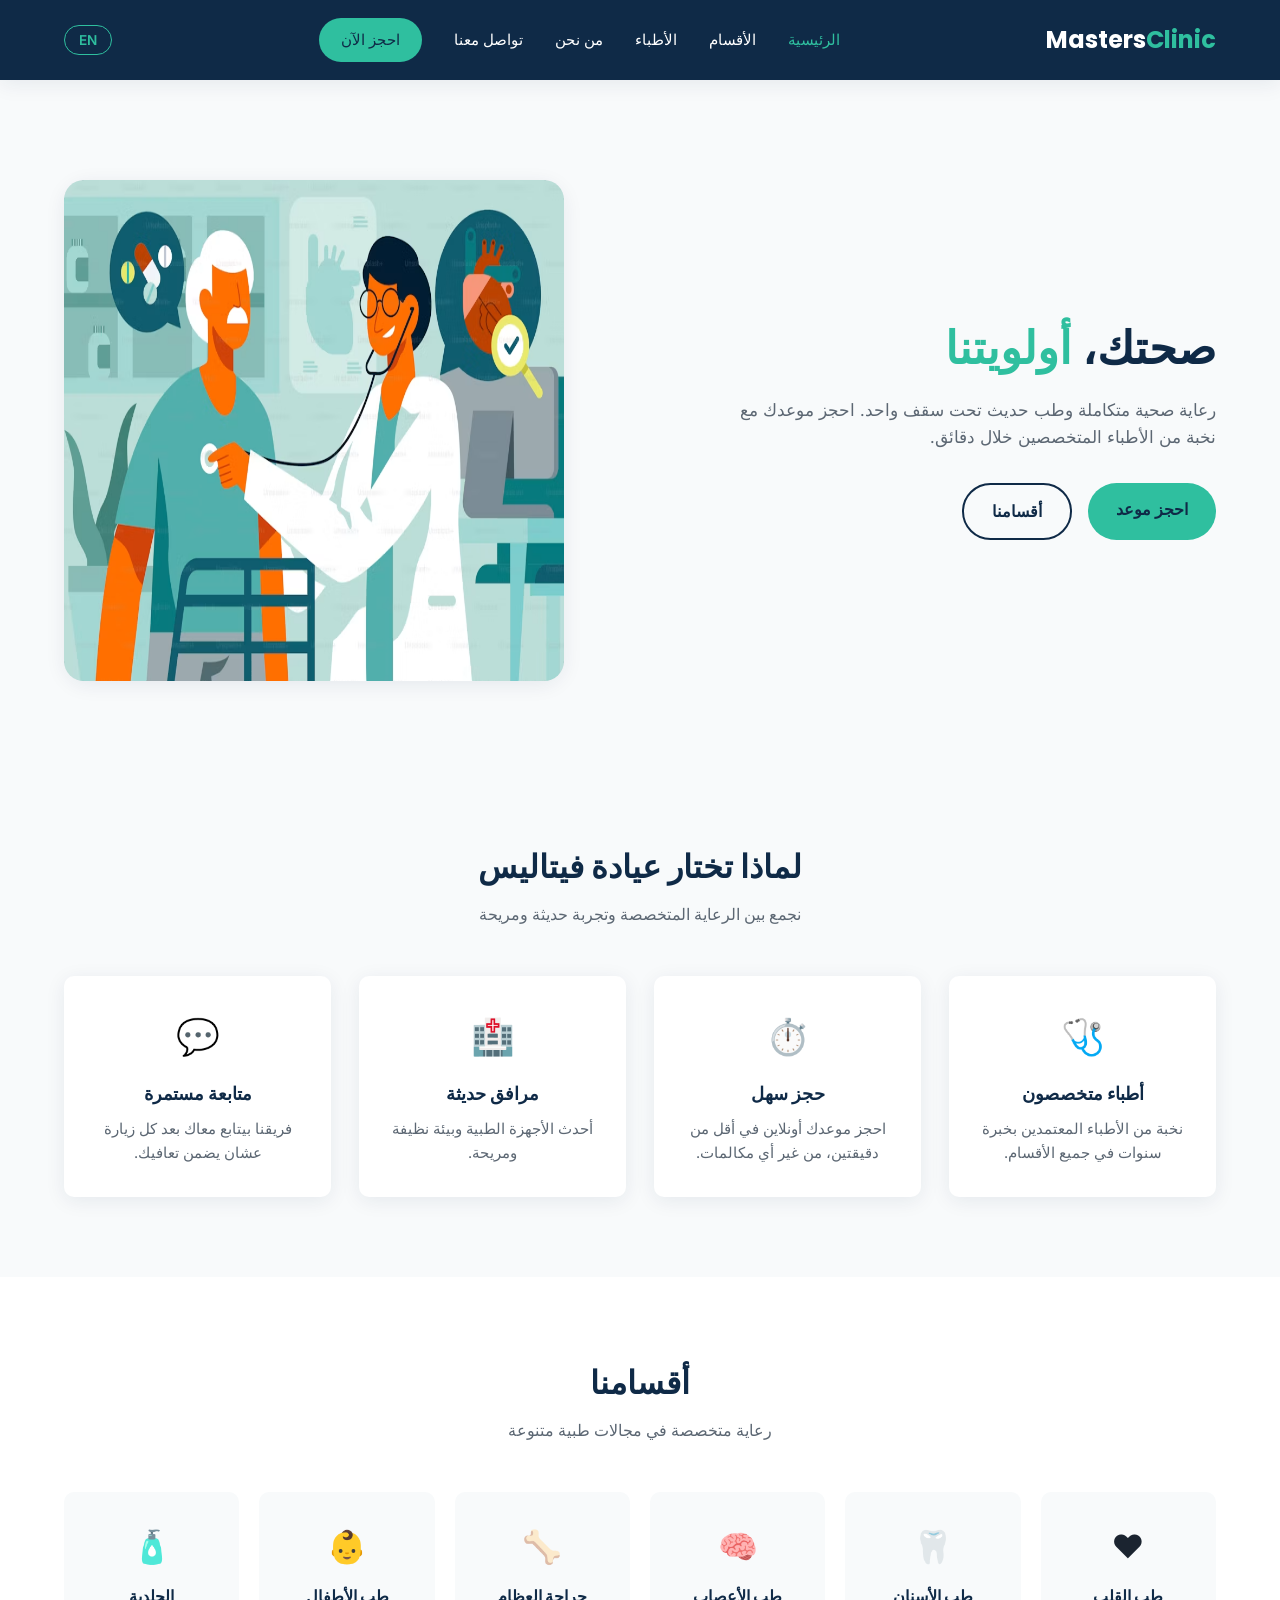
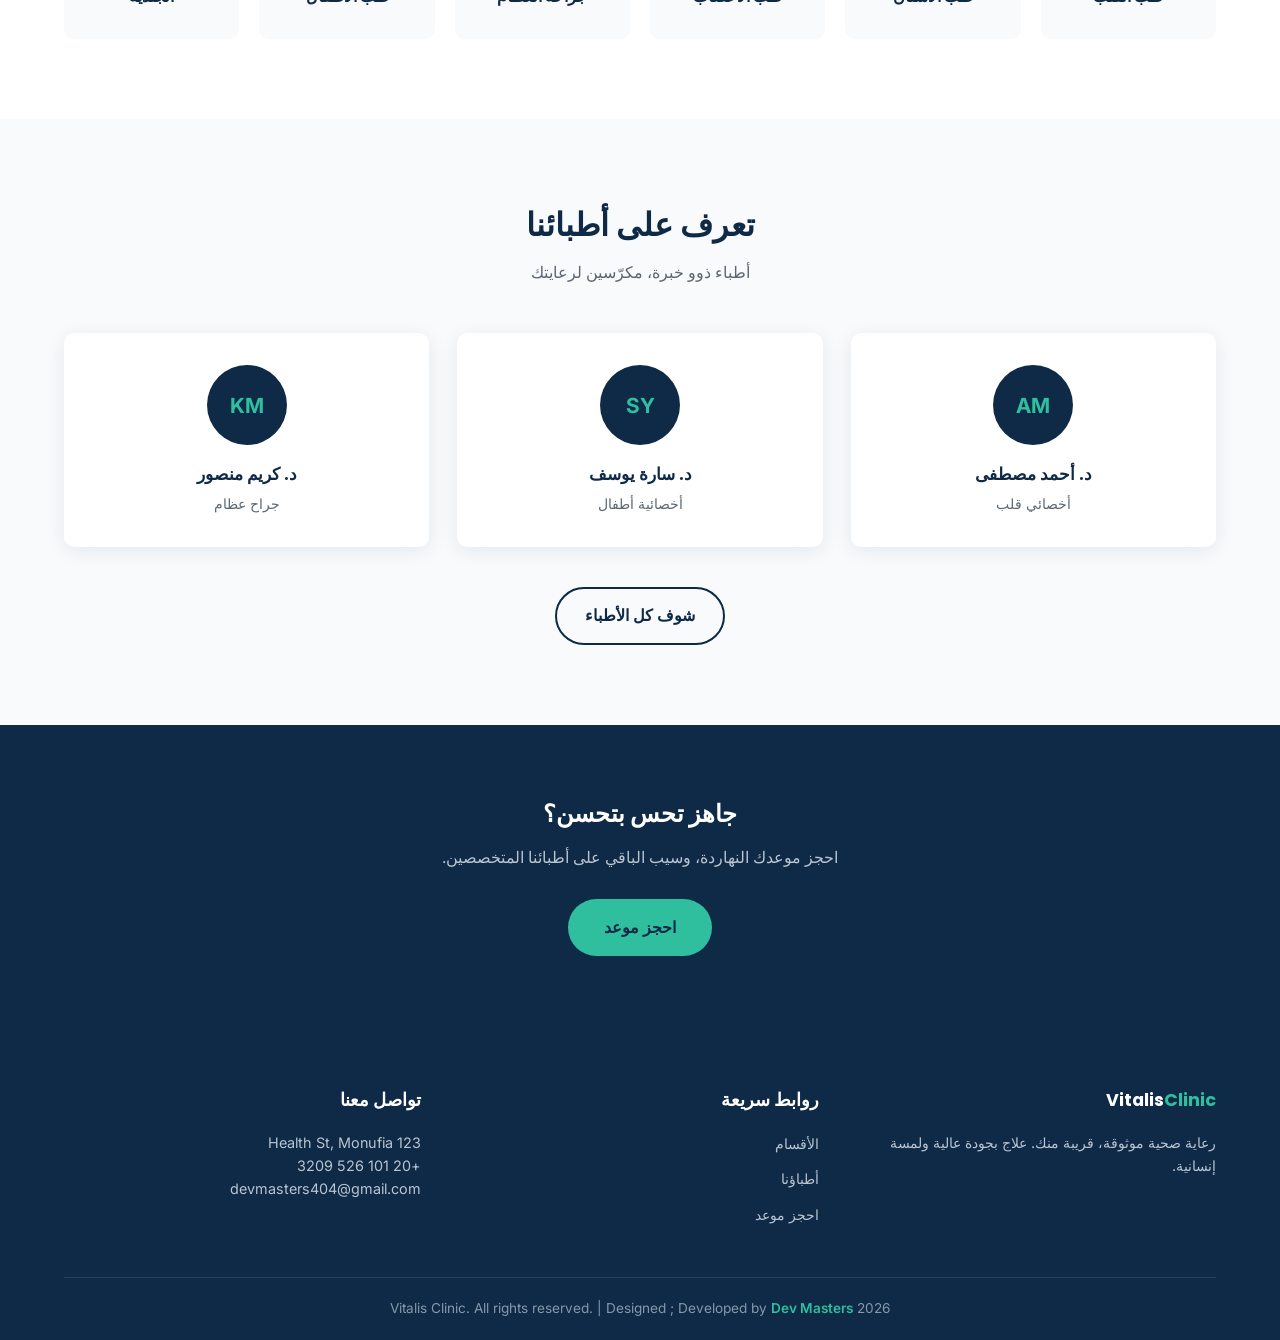
<file: index.html>
<!DOCTYPE html>
<html lang="en">
<head>
<meta charset="UTF-8">
<meta name="viewport" content="width=device-width, initial-scale=1.0">
<title>Vitalis Clinic — Home</title>
<link rel="stylesheet" href="style.css">
</head>
<body>

<header>
  <div class="container navbar">
    <a href="index.html" class="logo">Masters<span>Clinic</span></a>
    <nav class="nav-links" id="navLinks">
      <a href="index.html" class="active" data-ar="الرئيسية" data-en="Home">Home</a>
      <a href="departments.html" data-ar="الأقسام" data-en="Departments">Departments</a>
      <a href="doctors.html" data-ar="الأطباء" data-en="Doctors">Doctors</a>
      <a href="about.html" data-ar="من نحن" data-en="About">About</a>
      <a href="contact.html" data-ar="تواصل معنا" data-en="Contact">Contact</a>
      <a href="booking.html" class="btn-book" data-ar="احجز الآن" data-en="Book Now">Book Now</a>
    </nav>
    <div class="navbar-actions">
      <button class="lang-toggle" id="langToggle" type="button">AR</button>
      <div class="menu-toggle" id="menuToggle">
        <span></span><span></span><span></span>
      </div>
    </div>
  </div>
</header>

<section class="hero">
  <div class="container hero-grid">
    <div class="hero-content">
      <h1 data-en-html="Your Health, <span>Our Priority</span>" data-ar-html="صحتك، <span>أولويتنا</span>">Your Health, <span>Our Priority</span></h1>
      <p data-ar="رعاية صحية متكاملة وطب حديث تحت سقف واحد. احجز موعدك مع نخبة من الأطباء المتخصصين خلال دقائق." data-en="Compassionate care and modern medicine, all under one roof. Book an appointment with our specialists in minutes.">Compassionate care and modern medicine, all under one roof. Book an appointment with our specialists in minutes.</p>
      <div class="hero-buttons">
        <a href="booking.html" class="btn-primary" data-ar="احجز موعد" data-en="Book Appointment">Book Appointment</a>
        <a href="departments.html" class="btn-secondary" data-ar="أقسامنا" data-en="Our Departments">Our Departments</a>
      </div>
    </div>
    <div class="hero-image">
      <div class="hero-placeholder"><img src="Screenshot 2026-09-06 162259.png" alt="logo-icon" class="logo-icon"></div>
    </div>
  </div>
</section>

<section class="why-us">
  <div class="container">
    <h2 class="section-title" data-ar="لماذا تختار عيادة فيتاليس" data-en="Why Choose Vitalis Clinic">Why Choose Vitalis Clinic</h2>
    <p class="section-subtitle" data-ar="نجمع بين الرعاية المتخصصة وتجربة حديثة ومريحة" data-en="We combine expert care with a comfortable, modern experience">We combine expert care with a comfortable, modern experience</p>
    <div class="why-grid">
      <div class="why-card">
        <div class="why-icon">🩺</div>
        <h3 data-ar="أطباء متخصصون" data-en="Expert Doctors">Expert Doctors</h3>
        <p data-ar="نخبة من الأطباء المعتمدين بخبرة سنوات في جميع الأقسام." data-en="Board-certified specialists with years of experience across every department.">Board-certified specialists with years of experience across every department.</p>
      </div>
      <div class="why-card">
        <div class="why-icon">⏱️</div>
        <h3 data-ar="حجز سهل" data-en="Easy Booking">Easy Booking</h3>
        <p data-ar="احجز موعدك أونلاين في أقل من دقيقتين، من غير أي مكالمات." data-en="Book your appointment online in under two minutes, no phone calls needed.">Book your appointment online in under two minutes, no phone calls needed.</p>
      </div>
      <div class="why-card">
        <div class="why-icon">🏥</div>
        <h3 data-ar="مرافق حديثة" data-en="Modern Facilities">Modern Facilities</h3>
        <p data-ar="أحدث الأجهزة الطبية وبيئة نظيفة ومريحة." data-en="State-of-the-art equipment and a clean, comfortable environment.">State-of-the-art equipment and a clean, comfortable environment.</p>
      </div>
      <div class="why-card">
        <div class="why-icon">💬</div>
        <h3 data-ar="متابعة مستمرة" data-en="Ongoing Support">Ongoing Support</h3>
        <p data-ar="فريقنا بيتابع معاك بعد كل زيارة عشان يضمن تعافيك." data-en="Our team follows up with you after every visit to ensure your recovery.">Our team follows up with you after every visit to ensure your recovery.</p>
      </div>
    </div>
  </div>
</section>

<section class="departments-preview">
  <div class="container">
    <h2 class="section-title" data-ar="أقسامنا" data-en="Our Departments">Our Departments</h2>
    <p class="section-subtitle" data-ar="رعاية متخصصة في مجالات طبية متنوعة" data-en="Specialized care across a wide range of medical fields">Specialized care across a wide range of medical fields</p>
    <div class="dept-grid">
      <a href="departments.html" class="dept-card">
        <div class="dept-icon">❤️</div>
        <h3 data-ar="طب القلب" data-en="Cardiology">Cardiology</h3>
      </a>
      <a href="departments.html" class="dept-card">
        <div class="dept-icon">🦷</div>
        <h3 data-ar="طب الأسنان" data-en="Dental Care">Dental Care</h3>
      </a>
      <a href="departments.html" class="dept-card">
        <div class="dept-icon">🧠</div>
        <h3 data-ar="طب الأعصاب" data-en="Neurology">Neurology</h3>
      </a>
      <a href="departments.html" class="dept-card">
        <div class="dept-icon">🦴</div>
        <h3 data-ar="جراحة العظام" data-en="Orthopedics">Orthopedics</h3>
      </a>
      <a href="departments.html" class="dept-card">
        <div class="dept-icon">👶</div>
        <h3 data-ar="طب الأطفال" data-en="Pediatrics">Pediatrics</h3>
      </a>
      <a href="departments.html" class="dept-card">
        <div class="dept-icon">🧴</div>
        <h3 data-ar="الجلدية" data-en="Dermatology">Dermatology</h3>
      </a>
    </div>
  </div>
</section>

<section class="doctors-preview">
  <div class="container">
    <h2 class="section-title" data-ar="تعرف على أطبائنا" data-en="Meet Our Doctors">Meet Our Doctors</h2>
    <p class="section-subtitle" data-ar="أطباء ذوو خبرة، مكرّسين لرعايتك" data-en="Experienced specialists dedicated to your care">Experienced specialists dedicated to your care</p>
    <div class="doctor-grid">
      <div class="doctor-card">
        <div class="doctor-avatar">AM</div>
        <h3 data-ar="د. أحمد مصطفى" data-en="Dr. Ahmed Mostafa">Dr. Ahmed Mostafa</h3>
        <p class="doctor-role" data-ar="أخصائي قلب" data-en="Cardiologist">Cardiologist</p>
      </div>
      <div class="doctor-card">
        <div class="doctor-avatar">SY</div>
        <h3 data-ar="د. سارة يوسف" data-en="Dr. Sara Youssef">Dr. Sara Youssef</h3>
        <p class="doctor-role" data-ar="أخصائية أطفال" data-en="Pediatrician">Pediatrician</p>
      </div>
      <div class="doctor-card">
        <div class="doctor-avatar">KM</div>
        <h3 data-ar="د. كريم منصور" data-en="Dr. Karim Mansour">Dr. Karim Mansour</h3>
        <p class="doctor-role" data-ar="جراح عظام" data-en="Orthopedic Surgeon">Orthopedic Surgeon</p>
      </div>
    </div>
    <div class="see-all-wrap">
      <a href="doctors.html" class="btn-secondary" data-ar="شوف كل الأطباء" data-en="See All Doctors">See All Doctors</a>
    </div>
  </div>
</section>

<section class="cta-banner">
  <div class="container cta-content">
    <h2 data-ar="جاهز تحس بتحسن؟" data-en="Ready to feel better?">Ready to feel better?</h2>
    <p data-ar="احجز موعدك النهاردة، وسيب الباقي على أطبائنا المتخصصين." data-en="Schedule your appointment today and let our specialists take care of the rest.">Schedule your appointment today and let our specialists take care of the rest.</p>
    <a href="booking.html" class="btn-book-lg" data-ar="احجز موعد" data-en="Book an Appointment">Book an Appointment</a>
  </div>
</section>

<footer>
  <div class="container">
    <div class="footer-grid">
      <div class="footer-col">
        <h4>Vitalis<span style="color:var(--teal)">Clinic</span></h4>
        <p data-ar="رعاية صحية موثوقة، قريبة منك. علاج بجودة عالية ولمسة إنسانية." data-en="Trusted healthcare, close to home. Quality treatment with a personal touch.">Trusted healthcare, close to home. Quality treatment with a personal touch.</p>
      </div>
      <div class="footer-col">
        <h4 data-ar="روابط سريعة" data-en="Quick Links">Quick Links</h4>
        <ul>
          <li><a href="departments.html" data-ar="الأقسام" data-en="Departments">Departments</a></li>
          <li><a href="doctors.html" data-ar="أطباؤنا" data-en="Our Doctors">Our Doctors</a></li>
          <li><a href="booking.html" data-ar="احجز موعد" data-en="Book Appointment">Book Appointment</a></li>
        </ul>
      </div>
      <div class="footer-col">
        <h4 data-ar="تواصل معنا" data-en="Contact">Contact</h4>
        <p>123 Health St, Monufia</p>
        <p>+20 101 526 3209</p>
        <p>devmasters404@gmail.com</p>
      </div>
    </div>
    <div class="footer-bottom">
       2026 Vitalis Clinic. All rights reserved. |
      Designed ; Developed by <a href="https://dev-masters404.github.io/Dev-Masters-Protfolio/" target="_blank">Dev Masters</a>
    </div>
  </div>
</footer>

<script src="script.js"></script>
</body>
</html>
</file>
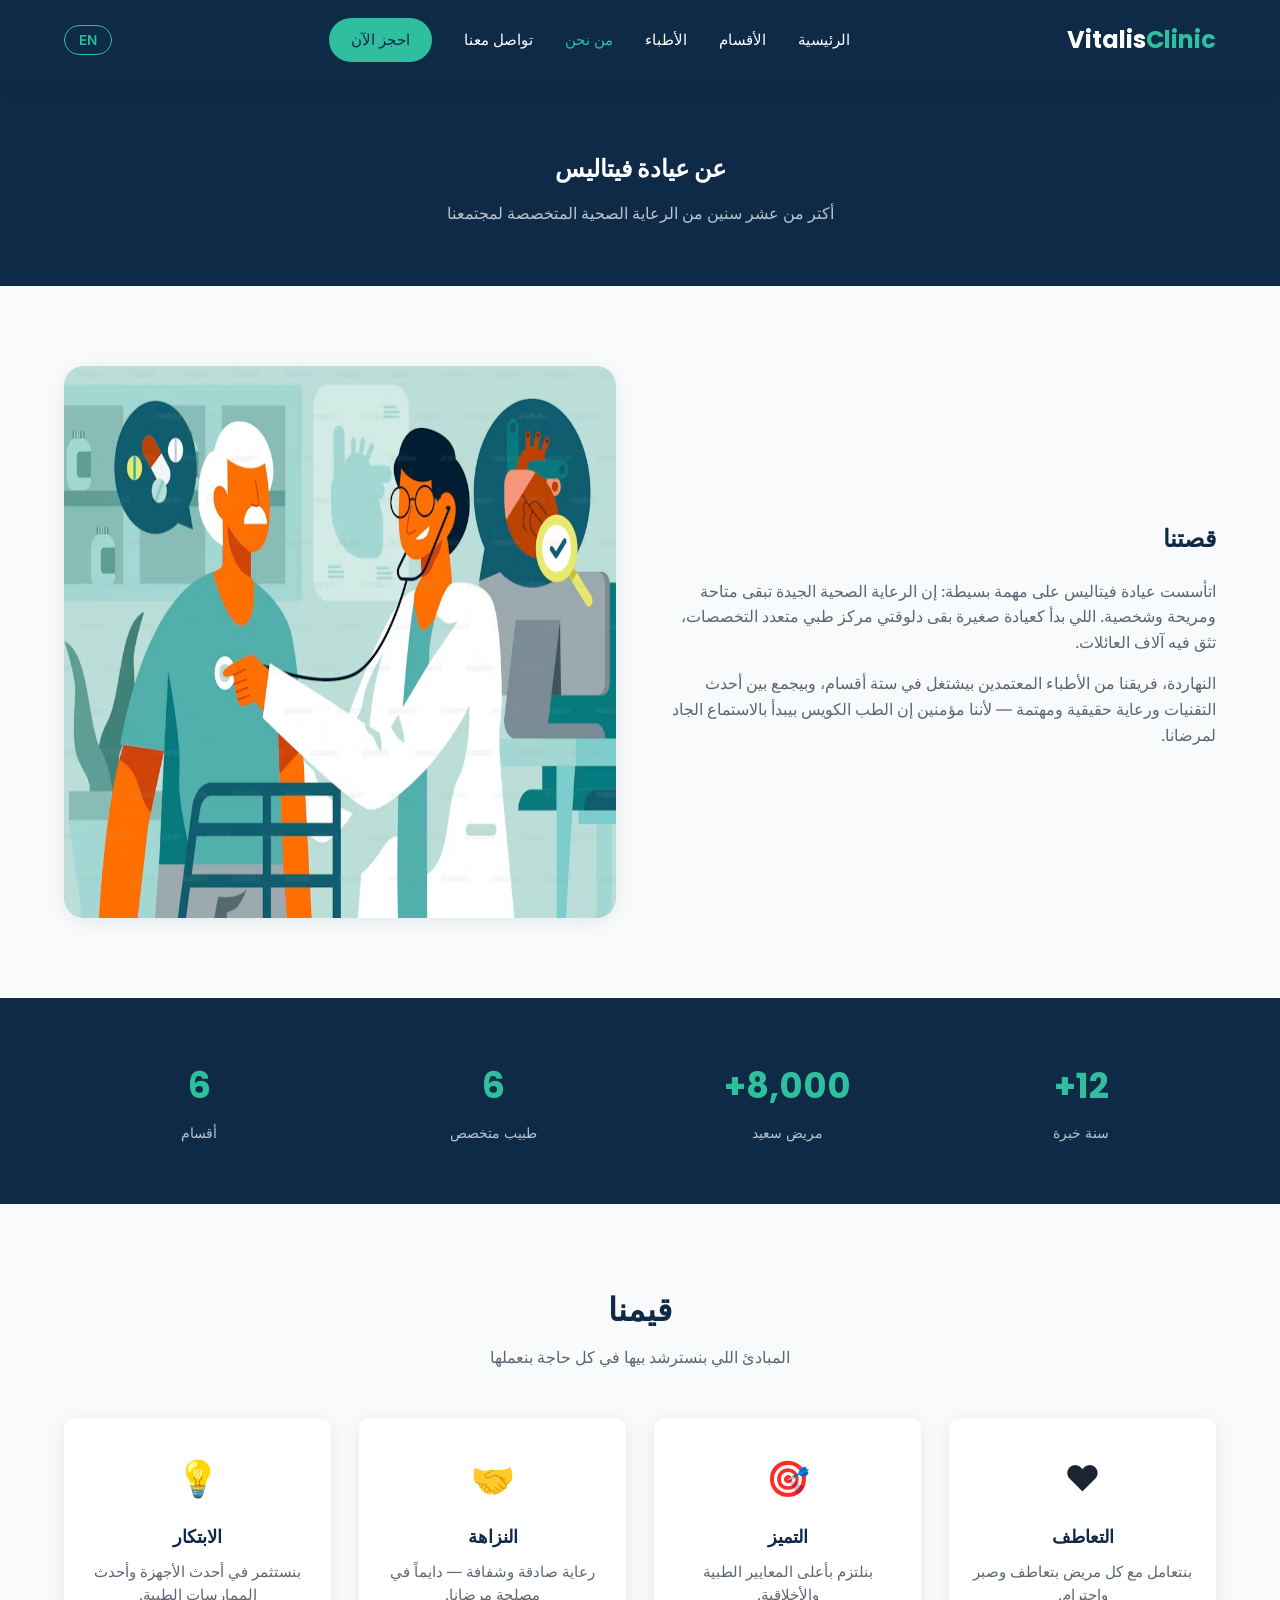
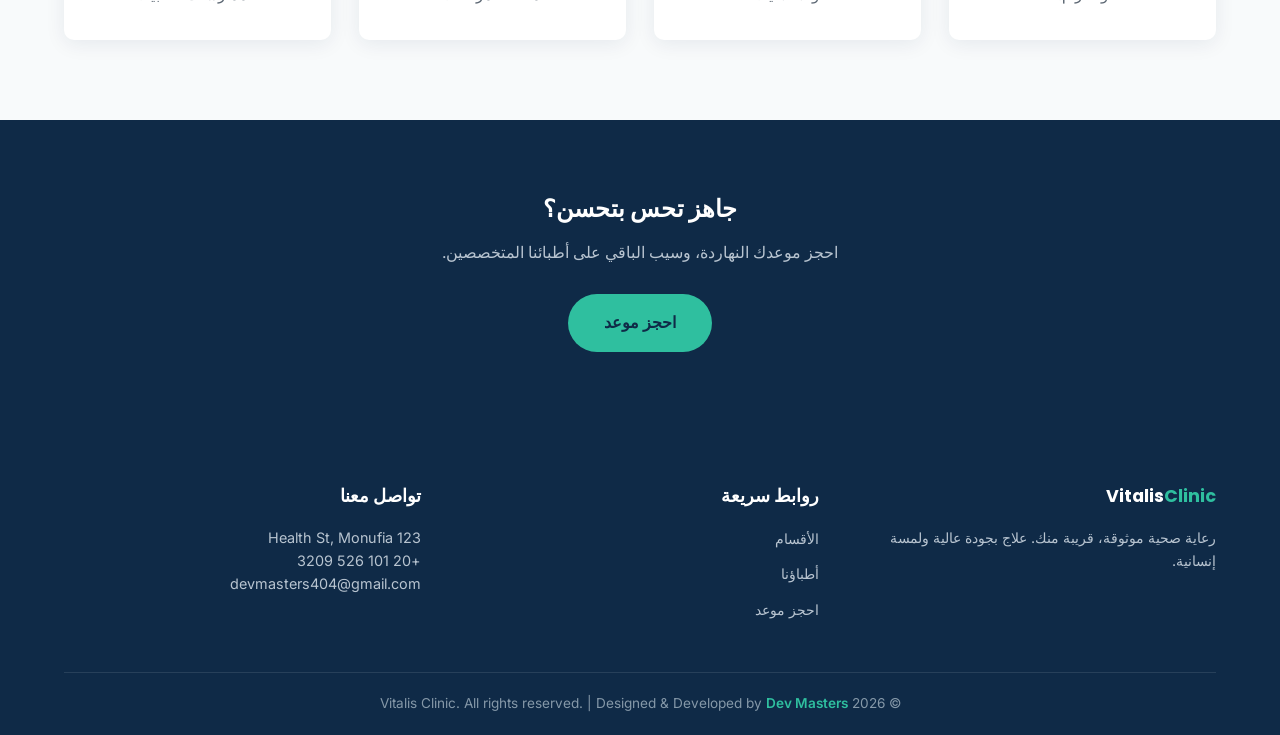
<file: about.html>
<!DOCTYPE html>
<html lang="en">
<head>
<meta charset="UTF-8">
<meta name="viewport" content="width=device-width, initial-scale=1.0">
<title>Vitalis Clinic — About Us</title>
<link rel="stylesheet" href="style.css">
</head>
<body>

<header>
  <div class="container navbar">
    <a href="index.html" class="logo">Vitalis<span>Clinic</span></a>
    <nav class="nav-links" id="navLinks">
      <a href="index.html" data-ar="الرئيسية" data-en="Home">Home</a>
      <a href="departments.html" data-ar="الأقسام" data-en="Departments">Departments</a>
      <a href="doctors.html" data-ar="الأطباء" data-en="Doctors">Doctors</a>
      <a href="about.html" class="active" data-ar="من نحن" data-en="About">About</a>
      <a href="contact.html" data-ar="تواصل معنا" data-en="Contact">Contact</a>
      <a href="booking.html" class="btn-book" data-ar="احجز الآن" data-en="Book Now">Book Now</a>
    </nav>
    <div class="navbar-actions">
      <button class="lang-toggle" id="langToggle" type="button">AR</button>
      <div class="menu-toggle" id="menuToggle">
        <span></span><span></span><span></span>
      </div>
    </div>
  </div>
</header>

<section class="page-banner">
  <div class="container">
    <h1 data-ar="عن عيادة فيتاليس" data-en="About Vitalis Clinic">About Vitalis Clinic</h1>
    <p data-ar="أكتر من عشر سنين من الرعاية الصحية المتخصصة لمجتمعنا" data-en="Over a decade of compassionate, expert healthcare for our community">Over a decade of compassionate, expert healthcare for our community</p>
  </div>
</section>

<section class="about-section">
  <div class="container about-grid">
    <div class="about-text">
      <h2 data-ar="قصتنا" data-en="Our Story">Our Story</h2>
      <p data-ar="اتأسست عيادة فيتاليس على مهمة بسيطة: إن الرعاية الصحية الجيدة تبقى متاحة ومريحة وشخصية. اللي بدأ كعيادة صغيرة بقى دلوقتي مركز طبي متعدد التخصصات، تثق فيه آلاف العائلات." data-en="Vitalis Clinic was founded with a simple mission: to make quality healthcare accessible, comfortable, and personal. What started as a small practice has grown into a multi-specialty clinic trusted by thousands of families.">Vitalis Clinic was founded with a simple mission: to make quality healthcare accessible, comfortable, and personal. What started as a small practice has grown into a multi-specialty clinic trusted by thousands of families.</p>
      <p data-ar="النهاردة، فريقنا من الأطباء المعتمدين بيشتغل في ستة أقسام، وبيجمع بين أحدث التقنيات ورعاية حقيقية ومهتمة — لأننا مؤمنين إن الطب الكويس بيبدأ بالاستماع الجاد لمرضانا." data-en="Today, our team of board-certified specialists works across six departments, combining modern technology with genuine, attentive care — because we believe good medicine starts with really listening to our patients.">Today, our team of board-certified specialists works across six departments, combining modern technology with genuine, attentive care — because we believe good medicine starts with really listening to our patients.</p>
    </div>
    <div class="about-image">
      <div class="hero-placeholder"><img src="Screenshot 2026-09-06 162259.png" alt="logo-icon" class="logo-icon"></div>
    </div>
  </div>
</section>

<section class="stats-section">
  <div class="container stats-grid">
    <div class="stat-item">
      <h3>12+</h3>
      <p data-ar="سنة خبرة" data-en="Years of Experience">Years of Experience</p>
    </div>
    <div class="stat-item">
      <h3>8,000+</h3>
      <p data-ar="مريض سعيد" data-en="Happy Patients">Happy Patients</p>
    </div>
    <div class="stat-item">
      <h3>6</h3>
      <p data-ar="طبيب متخصص" data-en="Expert Doctors">Expert Doctors</p>
    </div>
    <div class="stat-item">
      <h3>6</h3>
      <p data-ar="أقسام" data-en="Departments">Departments</p>
    </div>
  </div>
</section>

<section class="values-section">
  <div class="container">
    <h2 class="section-title" data-ar="قيمنا" data-en="Our Values">Our Values</h2>
    <p class="section-subtitle" data-ar="المبادئ اللي بنسترشد بيها في كل حاجة بنعملها" data-en="The principles that guide everything we do">The principles that guide everything we do</p>
    <div class="values-grid">
      <div class="value-card">
        <div class="why-icon">❤️</div>
        <h3 data-ar="التعاطف" data-en="Compassion">Compassion</h3>
        <p data-ar="بنتعامل مع كل مريض بتعاطف وصبر واحترام." data-en="We treat every patient with empathy, patience, and respect.">We treat every patient with empathy, patience, and respect.</p>
      </div>
      <div class="value-card">
        <div class="why-icon">🎯</div>
        <h3 data-ar="التميز" data-en="Excellence">Excellence</h3>
        <p data-ar="بنلتزم بأعلى المعايير الطبية والأخلاقية." data-en="We hold ourselves to the highest medical and ethical standards.">We hold ourselves to the highest medical and ethical standards.</p>
      </div>
      <div class="value-card">
        <div class="why-icon">🤝</div>
        <h3 data-ar="النزاهة" data-en="Integrity">Integrity</h3>
        <p data-ar="رعاية صادقة وشفافة — دايماً في مصلحة مرضانا." data-en="Honest, transparent care — always in our patients' best interest.">Honest, transparent care — always in our patients' best interest.</p>
      </div>
      <div class="value-card">
        <div class="why-icon">💡</div>
        <h3 data-ar="الابتكار" data-en="Innovation">Innovation</h3>
        <p data-ar="بنستثمر في أحدث الأجهزة وأحدث الممارسات الطبية." data-en="We invest in modern equipment and up-to-date medical practices.">We invest in modern equipment and up-to-date medical practices.</p>
      </div>
    </div>
  </div>
</section>

<section class="cta-banner">
  <div class="container cta-content">
    <h2 data-ar="جاهز تحس بتحسن؟" data-en="Ready to feel better?">Ready to feel better?</h2>
    <p data-ar="احجز موعدك النهاردة، وسيب الباقي على أطبائنا المتخصصين." data-en="Schedule your appointment today and let our specialists take care of the rest.">Schedule your appointment today and let our specialists take care of the rest.</p>
    <a href="booking.html" class="btn-book-lg" data-ar="احجز موعد" data-en="Book an Appointment">Book an Appointment</a>
  </div>
</section>

<footer>
  <div class="container">
    <div class="footer-grid">
      <div class="footer-col">
        <h4>Vitalis<span style="color:var(--teal)">Clinic</span></h4>
        <p data-ar="رعاية صحية موثوقة، قريبة منك. علاج بجودة عالية ولمسة إنسانية." data-en="Trusted healthcare, close to home. Quality treatment with a personal touch.">Trusted healthcare, close to home. Quality treatment with a personal touch.</p>
      </div>
      <div class="footer-col">
        <h4 data-ar="روابط سريعة" data-en="Quick Links">Quick Links</h4>
        <ul>
          <li><a href="departments.html" data-ar="الأقسام" data-en="Departments">Departments</a></li>
          <li><a href="doctors.html" data-ar="أطباؤنا" data-en="Our Doctors">Our Doctors</a></li>
          <li><a href="booking.html" data-ar="احجز موعد" data-en="Book Appointment">Book Appointment</a></li>
        </ul>
      </div>
      <div class="footer-col">
        <h4 data-ar="تواصل معنا" data-en="Contact">Contact</h4>
        <p>123 Health St, Monufia</p>
        <p>+20 101 526 3209</p>
        <p>devmasters404@gmail.com</p>
      </div>
    </div>
    <div class="footer-bottom">
      &copy; 2026 Vitalis Clinic. All rights reserved. |
      Designed &amp; Developed by <a href="https://dev-masters404.github.io/Dev-Masters-Protfolio/" target="_blank">Dev Masters</a>
    </div>
  </div>
</footer>

<script src="script.js"></script>
</body>
</html>
</file>
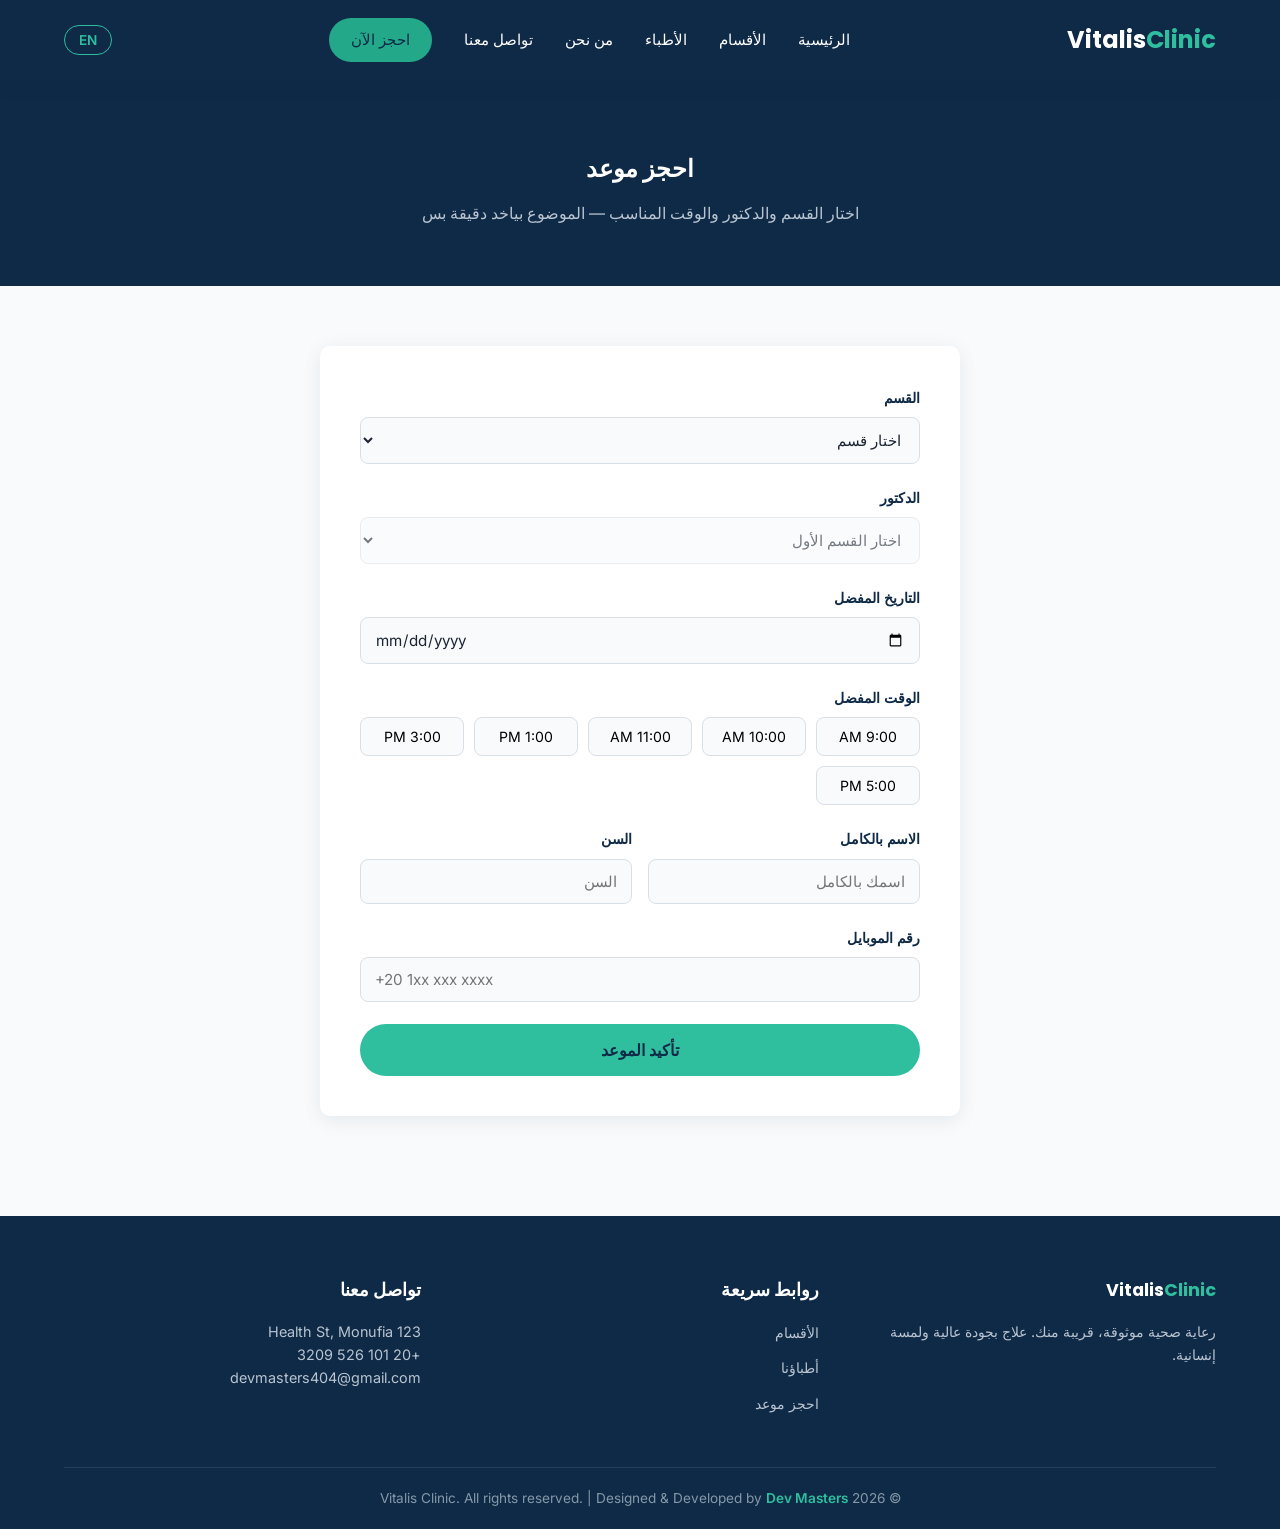
<file: booking.html>
<!DOCTYPE html>
<html lang="en">
<head>
<meta charset="UTF-8">
<meta name="viewport" content="width=device-width, initial-scale=1.0">
<title>Vitalis Clinic — Book Appointment</title>
<link rel="stylesheet" href="style.css">
</head>
<body>

<header>
  <div class="container navbar">
    <a href="index.html" class="logo">Vitalis<span>Clinic</span></a>
    <nav class="nav-links" id="navLinks">
      <a href="index.html" data-ar="الرئيسية" data-en="Home">Home</a>
      <a href="departments.html" data-ar="الأقسام" data-en="Departments">Departments</a>
      <a href="doctors.html" data-ar="الأطباء" data-en="Doctors">Doctors</a>
      <a href="about.html" data-ar="من نحن" data-en="About">About</a>
      <a href="contact.html" data-ar="تواصل معنا" data-en="Contact">Contact</a>
      <a href="booking.html" class="btn-book active" data-ar="احجز الآن" data-en="Book Now">Book Now</a>
    </nav>
    <div class="navbar-actions">
      <button class="lang-toggle" id="langToggle" type="button">AR</button>
      <div class="menu-toggle" id="menuToggle">
        <span></span><span></span><span></span>
      </div>
    </div>
  </div>
</header>

<section class="page-banner">
  <div class="container">
    <h1 data-ar="احجز موعد" data-en="Book an Appointment">Book an Appointment</h1>
    <p data-ar="اختار القسم والدكتور والوقت المناسب — الموضوع بياخد دقيقة بس" data-en="Choose your department, doctor, and preferred time — it only takes a minute">Choose your department, doctor, and preferred time — it only takes a minute</p>
  </div>
</section>

<section class="booking-section">
  <div class="container">
    <form class="booking-form" id="bookingForm">

      <div class="form-group">
        <label for="deptSelect" data-ar="القسم" data-en="Department">Department</label>
        <select id="deptSelect" required>
          <option value="" disabled selected data-ar="اختار قسم" data-en="Select a department">Select a department</option>
          <option value="cardiology" data-ar="طب القلب" data-en="Cardiology">Cardiology</option>
          <option value="dental" data-ar="طب الأسنان" data-en="Dental Care">Dental Care</option>
          <option value="neurology" data-ar="طب الأعصاب" data-en="Neurology">Neurology</option>
          <option value="orthopedics" data-ar="جراحة العظام" data-en="Orthopedics">Orthopedics</option>
          <option value="pediatrics" data-ar="طب الأطفال" data-en="Pediatrics">Pediatrics</option>
          <option value="dermatology" data-ar="الجلدية" data-en="Dermatology">Dermatology</option>
        </select>
      </div>

      <div class="form-group">
        <label for="doctorSelect" data-ar="الدكتور" data-en="Doctor">Doctor</label>
        <select id="doctorSelect" required disabled>
          <option value="" disabled selected data-ar="اختار القسم الأول" data-en="Select a department first">Select a department first</option>
        </select>
      </div>

      <div class="form-group">
        <label for="apptDate" data-ar="التاريخ المفضل" data-en="Preferred Date">Preferred Date</label>
        <input type="date" id="apptDate" required>
      </div>

      <div class="form-group">
        <label data-ar="الوقت المفضل" data-en="Preferred Time">Preferred Time</label>
        <div class="time-slots-grid" id="timeSlots">
          <button type="button" class="time-slot">9:00 AM</button>
          <button type="button" class="time-slot">10:00 AM</button>
          <button type="button" class="time-slot">11:00 AM</button>
          <button type="button" class="time-slot">1:00 PM</button>
          <button type="button" class="time-slot">3:00 PM</button>
          <button type="button" class="time-slot">5:00 PM</button>
        </div>
      </div>

      <div class="form-row">
        <div class="form-group">
          <label for="patientName" data-ar="الاسم بالكامل" data-en="Full Name">Full Name</label>
          <input type="text" id="patientName" placeholder="Your full name" data-ar-placeholder="اسمك بالكامل" data-en-placeholder="Your full name" required>
        </div>
        <div class="form-group">
          <label for="patientAge" data-ar="السن" data-en="Age">Age</label>
          <input type="number" id="patientAge" placeholder="Age" data-ar-placeholder="السن" data-en-placeholder="Age" min="0" required>
        </div>
      </div>

      <div class="form-group">
        <label for="patientPhone" data-ar="رقم الموبايل" data-en="Phone Number">Phone Number</label>
        <input type="tel" id="patientPhone" placeholder="+20 1xx xxx xxxx" required>
      </div>

      <button type="submit" class="btn-book-lg full-width" data-ar="تأكيد الموعد" data-en="Confirm Appointment">Confirm Appointment</button>
    </form>

    <div class="booking-confirmation" id="bookingConfirmation" style="display:none;">
      <h3 data-ar="✅ تم استلام طلب الموعد" data-en="✅ Appointment Request Received">✅ Appointment Request Received</h3>
      <p id="confirmationDetails"></p>
      <p class="confirmation-note" data-ar="ده عرض تجريبي — الدفع والتأكيد هيتفعّلوا قريب." data-en="This is a preview — payment and confirmation will be connected soon.">This is a preview — payment and confirmation will be connected soon.</p>
    </div>
  </div>
</section>

<footer>
  <div class="container">
    <div class="footer-grid">
      <div class="footer-col">
        <h4>Vitalis<span style="color:var(--teal)">Clinic</span></h4>
        <p data-ar="رعاية صحية موثوقة، قريبة منك. علاج بجودة عالية ولمسة إنسانية." data-en="Trusted healthcare, close to home. Quality treatment with a personal touch.">Trusted healthcare, close to home. Quality treatment with a personal touch.</p>
      </div>
      <div class="footer-col">
        <h4 data-ar="روابط سريعة" data-en="Quick Links">Quick Links</h4>
        <ul>
          <li><a href="departments.html" data-ar="الأقسام" data-en="Departments">Departments</a></li>
          <li><a href="doctors.html" data-ar="أطباؤنا" data-en="Our Doctors">Our Doctors</a></li>
          <li><a href="booking.html" data-ar="احجز موعد" data-en="Book Appointment">Book Appointment</a></li>
        </ul>
      </div>
      <div class="footer-col">
        <h4 data-ar="تواصل معنا" data-en="Contact">Contact</h4>
        <p>123 Health St, Monufia</p>
        <p>+20 101 526 3209</p>
        <p>devmasters404@gmail.com</p>
      </div>
    </div>
    <div class="footer-bottom">
      &copy; 2026 Vitalis Clinic. All rights reserved. |
      Designed &amp; Developed by <a href="https://dev-masters404.github.io/Dev-Masters-Protfolio/" target="_blank">Dev Masters</a>
    </div>
  </div>
</footer>

<script src="script.js"></script>
</body>
</html>
</file>
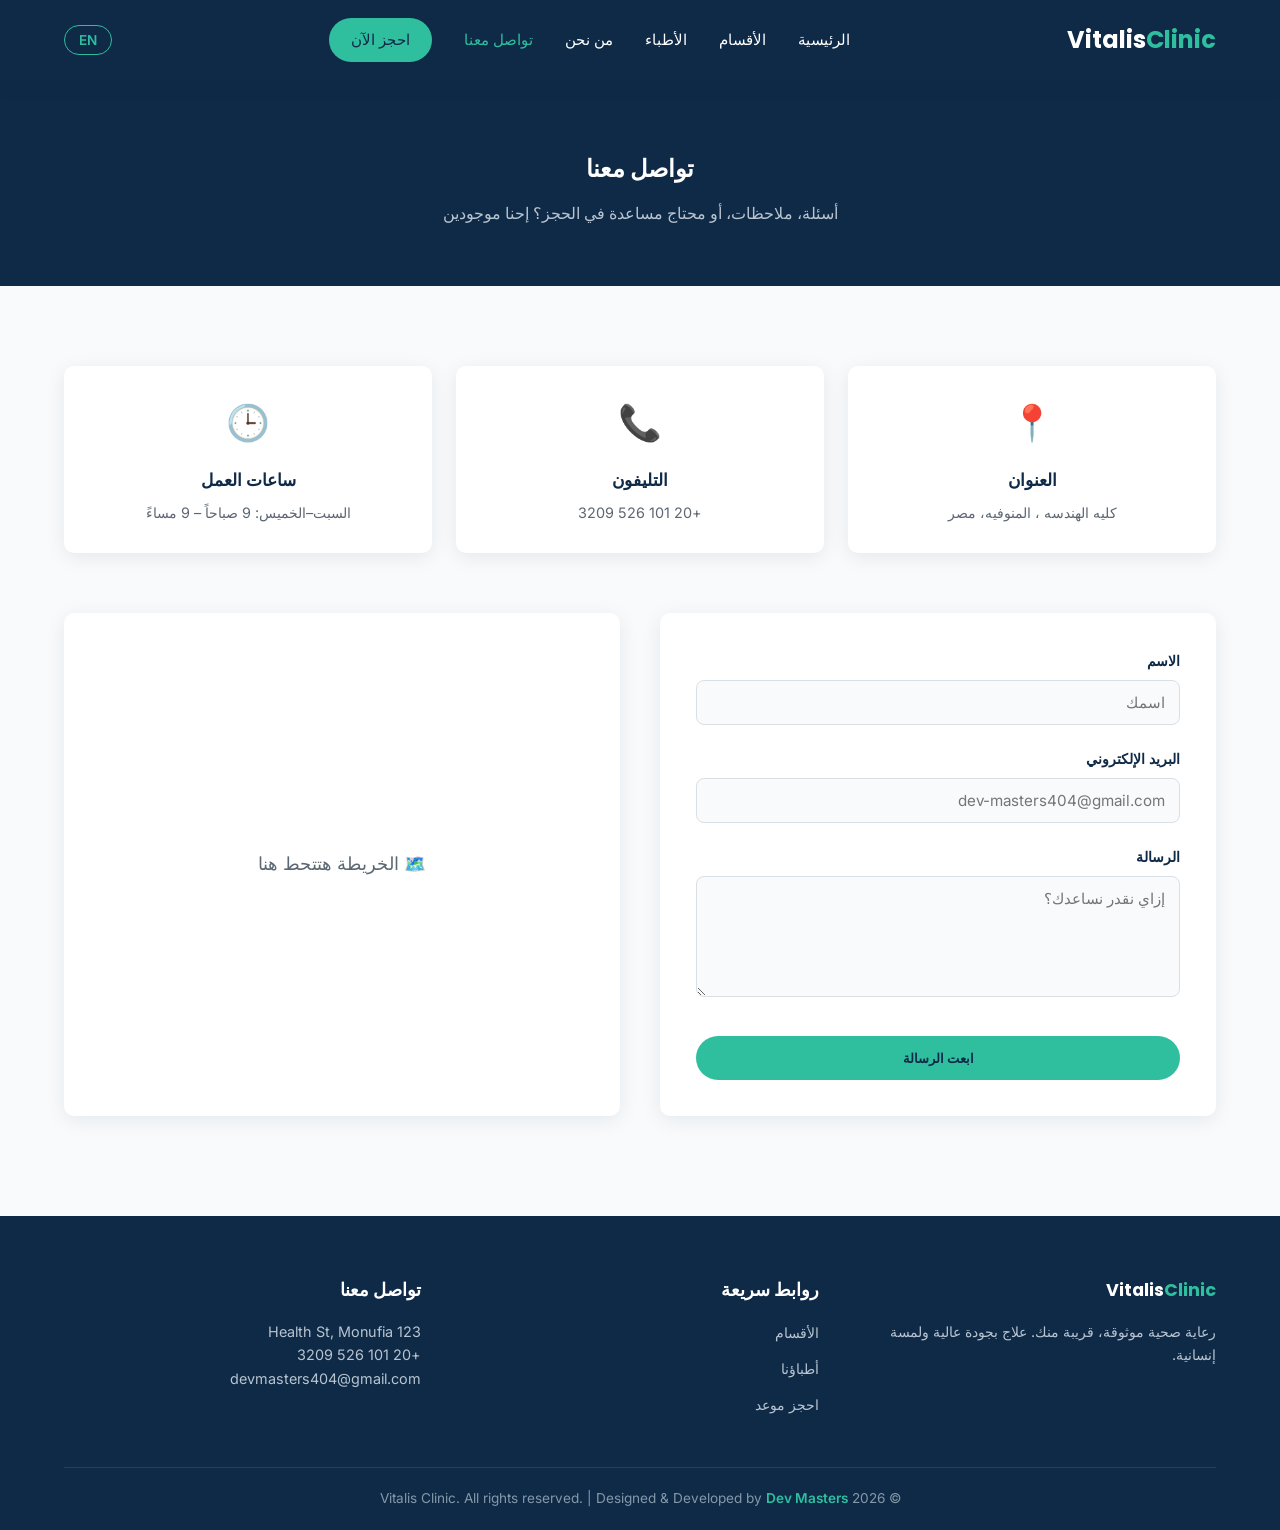
<file: contact.html>
<!DOCTYPE html>
<html lang="en">
<head>
<meta charset="UTF-8">
<meta name="viewport" content="width=device-width, initial-scale=1.0">
<title>Vitalis Clinic — Contact Us</title>
<link rel="stylesheet" href="style.css">
</head>
<body>

<header>
  <div class="container navbar">
    <a href="index.html" class="logo">Vitalis<span>Clinic</span></a>
    <nav class="nav-links" id="navLinks">
      <a href="index.html" data-ar="الرئيسية" data-en="Home">Home</a>
      <a href="departments.html" data-ar="الأقسام" data-en="Departments">Departments</a>
      <a href="doctors.html" data-ar="الأطباء" data-en="Doctors">Doctors</a>
      <a href="about.html" data-ar="من نحن" data-en="About">About</a>
      <a href="contact.html" class="active" data-ar="تواصل معنا" data-en="Contact">Contact</a>
      <a href="booking.html" class="btn-book" data-ar="احجز الآن" data-en="Book Now">Book Now</a>
    </nav>
    <div class="navbar-actions">
      <button class="lang-toggle" id="langToggle" type="button">AR</button>
      <div class="menu-toggle" id="menuToggle">
        <span></span><span></span><span></span>
      </div>
    </div>
  </div>
</header>

<section class="page-banner">
  <div class="container">
    <h1 data-ar="تواصل معنا" data-en="Get in Touch">Get in Touch</h1>
    <p data-ar="أسئلة، ملاحظات، أو محتاج مساعدة في الحجز؟ إحنا موجودين" data-en="Questions, feedback, or need help booking? We're here for you">Questions, feedback, or need help booking? We're here for you</p>
  </div>
</section>

<section class="contact-section">
  <div class="container">
    <div class="contact-info-grid">
      <div class="contact-info-card">
        <div class="why-icon">📍</div>
        <h3 data-ar="العنوان" data-en="Address">Address</h3>
        <p data-ar=" كليه الهندسه ، المنوفيه، مصر" data-en="College of Engineering, Monufia, Egypt">123 Health St, Cairo, Egypt</p>
      </div>
      <div class="contact-info-card">
        <div class="why-icon">📞</div>
        <h3 data-ar="التليفون" data-en="Phone">Phone</h3>
        <p>+20 101 526 3209</p>
      </div>
      <div class="contact-info-card">
        <div class="why-icon">🕒</div>
        <h3 data-ar="ساعات العمل" data-en="Working Hours">Working Hours</h3>
        <p data-ar="السبت–الخميس: 9 صباحاً – 9 مساءً" data-en="Sat–Thu: 9:00 AM – 9:00 PM">Sat–Thu: 9:00 AM – 9:00 PM</p>
      </div>
    </div>

    <div class="contact-grid">
      <form class="contact-form" id="contactForm">
        <div class="form-group">
          <label for="contactName" data-ar="الاسم" data-en="Name">Name</label>
          <input type="text" id="contactName" placeholder="Your name" data-ar-placeholder="اسمك" data-en-placeholder="Your name" required>
        </div>
        <div class="form-group">
          <label for="contactEmail" data-ar="البريد الإلكتروني" data-en="Email">Email</label>
          <input type="email" id="contactEmail" placeholder="dev-masters404@gmail.com" required>
        </div>
        <div class="form-group">
          <label for="contactMessage" data-ar="الرسالة" data-en="Message">Message</label>
          <textarea id="contactMessage" rows="5" placeholder="How can we help?" data-ar-placeholder="إزاي نقدر نساعدك؟" data-en-placeholder="How can we help?" required></textarea>
        </div>
        <button type="submit" class="btn-primary full-width" data-ar="ابعت الرسالة" data-en="Send Message">Send Message</button>
        <p class="form-success" id="contactSuccess" style="display:none;" data-ar="✅ شكراً! هنرد عليك قريب." data-en="✅ Thanks! We'll get back to you soon.">✅ Thanks! We'll get back to you soon.</p>
      </form>

      <div class="map-placeholder" data-ar="🗺️ الخريطة هتتحط هنا" data-en="🗺️ Map will be embedded here">🗺️ Map will be embedded here</div>
    </div>
  </div>
</section>

<footer>
  <div class="container">
    <div class="footer-grid">
      <div class="footer-col">
        <h4>Vitalis<span style="color:var(--teal)">Clinic</span></h4>
        <p data-ar="رعاية صحية موثوقة، قريبة منك. علاج بجودة عالية ولمسة إنسانية." data-en="Trusted healthcare, close to home. Quality treatment with a personal touch.">Trusted healthcare, close to home. Quality treatment with a personal touch.</p>
      </div>
      <div class="footer-col">
        <h4 data-ar="روابط سريعة" data-en="Quick Links">Quick Links</h4>
        <ul>
          <li><a href="departments.html" data-ar="الأقسام" data-en="Departments">Departments</a></li>
          <li><a href="doctors.html" data-ar="أطباؤنا" data-en="Our Doctors">Our Doctors</a></li>
          <li><a href="booking.html" data-ar="احجز موعد" data-en="Book Appointment">Book Appointment</a></li>
        </ul>
      </div>
      <div class="footer-col">
        <h4 data-ar="تواصل معنا" data-en="Contact">Contact</h4>
        <p>123 Health St, Monufia</p>
        <p>+20 101 526 3209</p>
        <p>devmasters404@gmail.com</p>
      </div>
    </div>
    <div class="footer-bottom">
      &copy; 2026 Vitalis Clinic. All rights reserved. |
      Designed &amp; Developed by <a href="https://dev-masters404.github.io/Dev-Masters-Protfolio/" target="_blank">Dev Masters</a>
    </div>
  </div>
</footer>

<script src="script.js"></script>
</body>
</html>
</file>
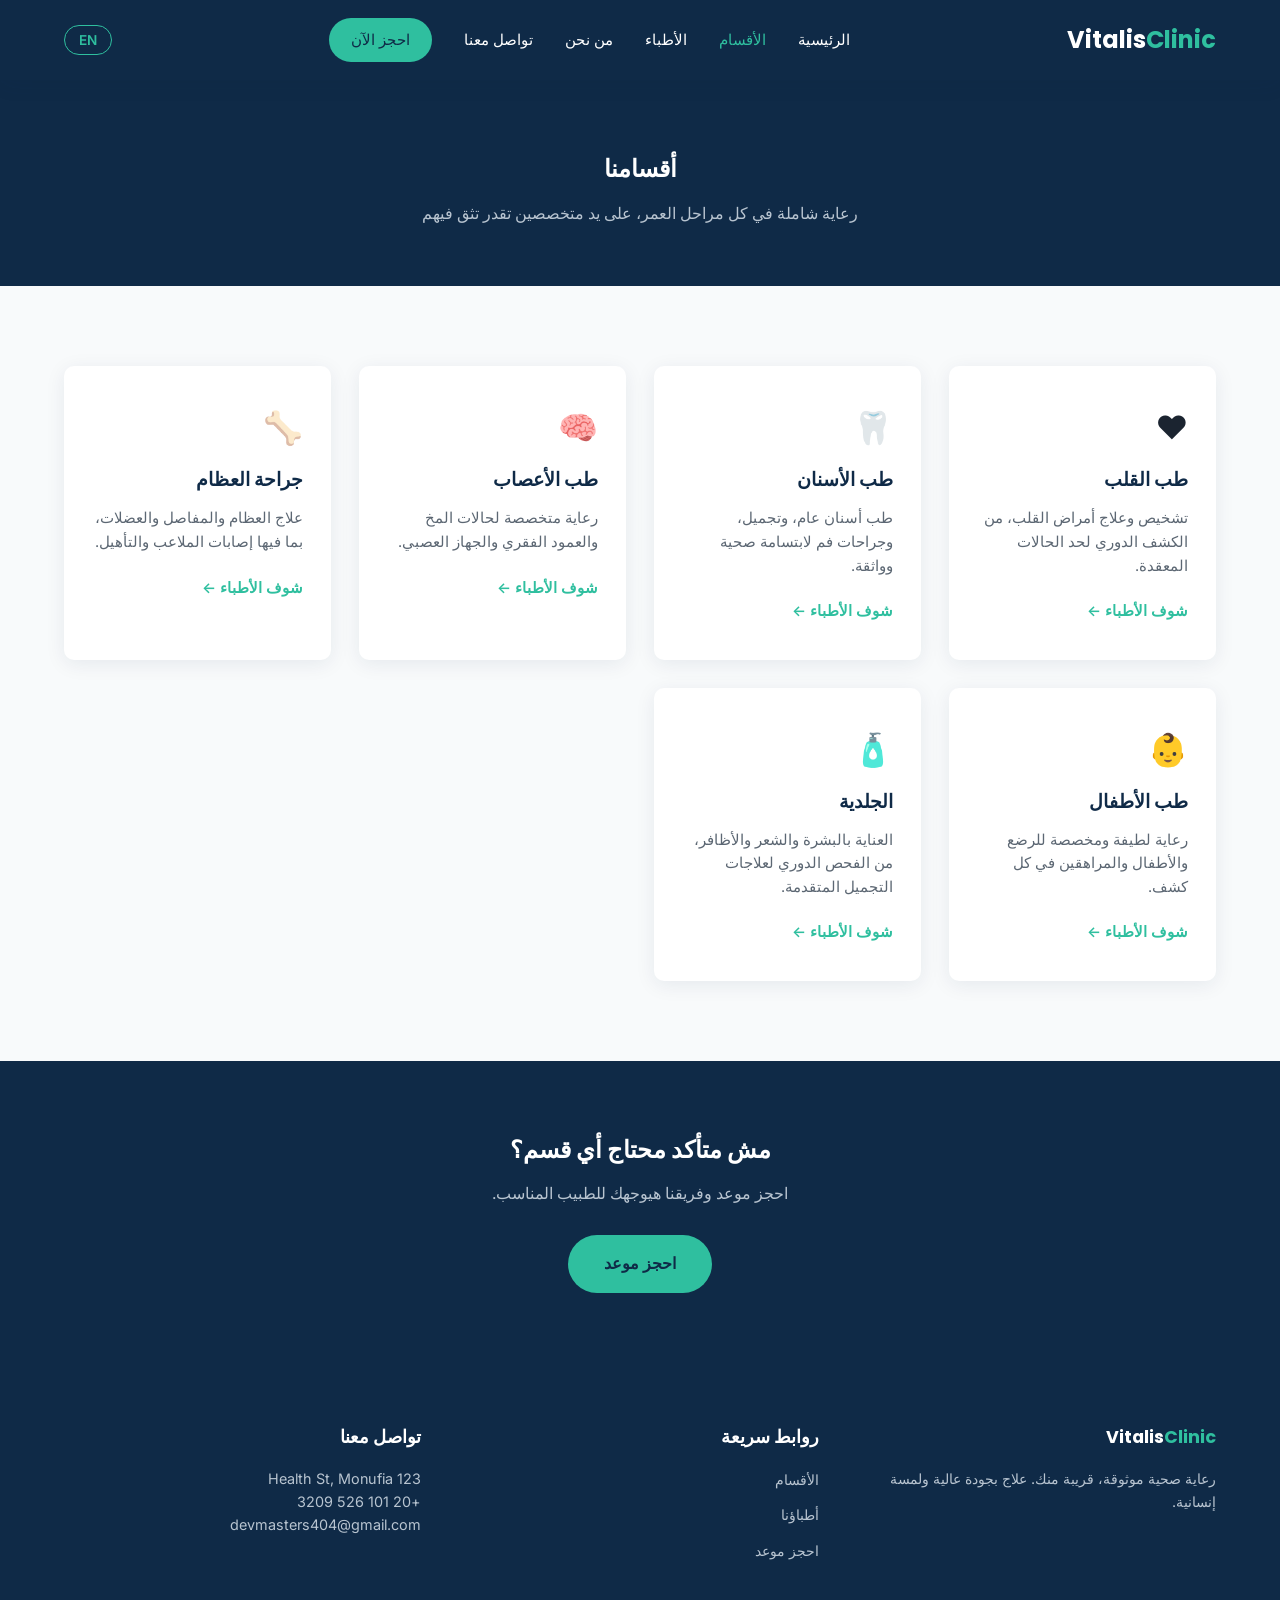
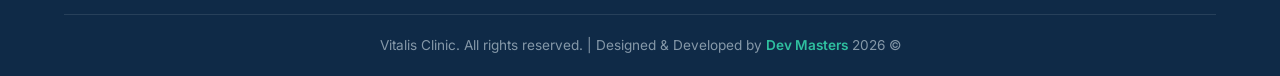
<file: departments.html>
<!DOCTYPE html>
<html lang="en">
<head>
<meta charset="UTF-8">
<meta name="viewport" content="width=device-width, initial-scale=1.0">
<title>Vitalis Clinic — Departments</title>
<link rel="stylesheet" href="style.css">
</head>
<body>

<header>
  <div class="container navbar">
    <a href="index.html" class="logo">Vitalis<span>Clinic</span></a>
    <nav class="nav-links" id="navLinks">
      <a href="index.html" data-ar="الرئيسية" data-en="Home">Home</a>
      <a href="departments.html" class="active" data-ar="الأقسام" data-en="Departments">Departments</a>
      <a href="doctors.html" data-ar="الأطباء" data-en="Doctors">Doctors</a>
      <a href="about.html" data-ar="من نحن" data-en="About">About</a>
      <a href="contact.html" data-ar="تواصل معنا" data-en="Contact">Contact</a>
      <a href="booking.html" class="btn-book" data-ar="احجز الآن" data-en="Book Now">Book Now</a>
    </nav>
    <div class="navbar-actions">
      <button class="lang-toggle" id="langToggle" type="button">AR</button>
      <div class="menu-toggle" id="menuToggle">
        <span></span><span></span><span></span>
      </div>
    </div>
  </div>
</header>

<section class="page-banner">
  <div class="container">
    <h1 data-ar="أقسامنا" data-en="Our Departments">Our Departments</h1>
    <p data-ar="رعاية شاملة في كل مراحل العمر، على يد متخصصين تقدر تثق فيهم" data-en="Comprehensive care across every stage of life, delivered by specialists you can trust">Comprehensive care across every stage of life, delivered by specialists you can trust</p>
  </div>
</section>

<section class="departments-full">
  <div class="container">
    <div class="dept-full-grid">

      <div class="dept-full-card">
        <div class="dept-icon">❤️</div>
        <h3 data-ar="طب القلب" data-en="Cardiology">Cardiology</h3>
        <p data-ar="تشخيص وعلاج أمراض القلب، من الكشف الدوري لحد الحالات المعقدة." data-en="Diagnosis and treatment of heart conditions, from routine checkups to complex cardiac care.">Diagnosis and treatment of heart conditions, from routine checkups to complex cardiac care.</p>
        <a href="doctors.html?dept=cardiology" class="dept-link" data-ar="شوف الأطباء ←" data-en="View Doctors →">View Doctors →</a>
      </div>

      <div class="dept-full-card">
        <div class="dept-icon">🦷</div>
        <h3 data-ar="طب الأسنان" data-en="Dental Care">Dental Care</h3>
        <p data-ar="طب أسنان عام، وتجميل، وجراحات فم لابتسامة صحية وواثقة." data-en="General dentistry, cosmetic treatments, and oral surgery for a healthy, confident smile.">General dentistry, cosmetic treatments, and oral surgery for a healthy, confident smile.</p>
        <a href="doctors.html?dept=dental" class="dept-link" data-ar="شوف الأطباء ←" data-en="View Doctors →">View Doctors →</a>
      </div>

      <div class="dept-full-card">
        <div class="dept-icon">🧠</div>
        <h3 data-ar="طب الأعصاب" data-en="Neurology">Neurology</h3>
        <p data-ar="رعاية متخصصة لحالات المخ والعمود الفقري والجهاز العصبي." data-en="Expert care for conditions affecting the brain, spine, and nervous system.">Expert care for conditions affecting the brain, spine, and nervous system.</p>
        <a href="doctors.html?dept=neurology" class="dept-link" data-ar="شوف الأطباء ←" data-en="View Doctors →">View Doctors →</a>
      </div>

      <div class="dept-full-card">
        <div class="dept-icon">🦴</div>
        <h3 data-ar="جراحة العظام" data-en="Orthopedics">Orthopedics</h3>
        <p data-ar="علاج العظام والمفاصل والعضلات، بما فيها إصابات الملاعب والتأهيل." data-en="Treatment for bones, joints, and muscles, including sports injuries and rehabilitation.">Treatment for bones, joints, and muscles, including sports injuries and rehabilitation.</p>
        <a href="doctors.html?dept=orthopedics" class="dept-link" data-ar="شوف الأطباء ←" data-en="View Doctors →">View Doctors →</a>
      </div>

      <div class="dept-full-card">
        <div class="dept-icon">👶</div>
        <h3 data-ar="طب الأطفال" data-en="Pediatrics">Pediatrics</h3>
        <p data-ar="رعاية لطيفة ومخصصة للرضع والأطفال والمراهقين في كل كشف." data-en="Gentle, dedicated care for infants, children, and teenagers at every checkup.">Gentle, dedicated care for infants, children, and teenagers at every checkup.</p>
        <a href="doctors.html?dept=pediatrics" class="dept-link" data-ar="شوف الأطباء ←" data-en="View Doctors →">View Doctors →</a>
      </div>

      <div class="dept-full-card">
        <div class="dept-icon">🧴</div>
        <h3 data-ar="الجلدية" data-en="Dermatology">Dermatology</h3>
        <p data-ar="العناية بالبشرة والشعر والأظافر، من الفحص الدوري لعلاجات التجميل المتقدمة." data-en="Skin, hair, and nail care, from routine screenings to advanced cosmetic treatments.">Skin, hair, and nail care, from routine screenings to advanced cosmetic treatments.</p>
        <a href="doctors.html?dept=dermatology" class="dept-link" data-ar="شوف الأطباء ←" data-en="View Doctors →">View Doctors →</a>
      </div>

    </div>
  </div>
</section>

<section class="cta-banner">
  <div class="container cta-content">
    <h2 data-ar="مش متأكد محتاج أي قسم؟" data-en="Not sure which department you need?">Not sure which department you need?</h2>
    <p data-ar="احجز موعد وفريقنا هيوجهك للطبيب المناسب." data-en="Book an appointment and our team will guide you to the right specialist.">Book an appointment and our team will guide you to the right specialist.</p>
    <a href="booking.html" class="btn-book-lg" data-ar="احجز موعد" data-en="Book an Appointment">Book an Appointment</a>
  </div>
</section>

<footer>
  <div class="container">
    <div class="footer-grid">
      <div class="footer-col">
        <h4>Vitalis<span style="color:var(--teal)">Clinic</span></h4>
        <p data-ar="رعاية صحية موثوقة، قريبة منك. علاج بجودة عالية ولمسة إنسانية." data-en="Trusted healthcare, close to home. Quality treatment with a personal touch.">Trusted healthcare, close to home. Quality treatment with a personal touch.</p>
      </div>
      <div class="footer-col">
        <h4 data-ar="روابط سريعة" data-en="Quick Links">Quick Links</h4>
        <ul>
          <li><a href="departments.html" data-ar="الأقسام" data-en="Departments">Departments</a></li>
          <li><a href="doctors.html" data-ar="أطباؤنا" data-en="Our Doctors">Our Doctors</a></li>
          <li><a href="booking.html" data-ar="احجز موعد" data-en="Book Appointment">Book Appointment</a></li>
        </ul>
      </div>
      <div class="footer-col">
        <h4 data-ar="تواصل معنا" data-en="Contact">Contact</h4>
        <p>123 Health St, Monufia</p>
        <p>+20 101 526 3209</p>
        <p>devmasters404@gmail.com</p>
      </div>
    </div>
    <div class="footer-bottom">
      &copy; 2026 Vitalis Clinic. All rights reserved. |
      Designed &amp; Developed by <a href="https://dev-masters404.github.io/Dev-Masters-Protfolio/" target="_blank">Dev Masters</a>
    </div>
  </div>
</footer>

<script src="script.js"></script>
</body>
</html>
</file>
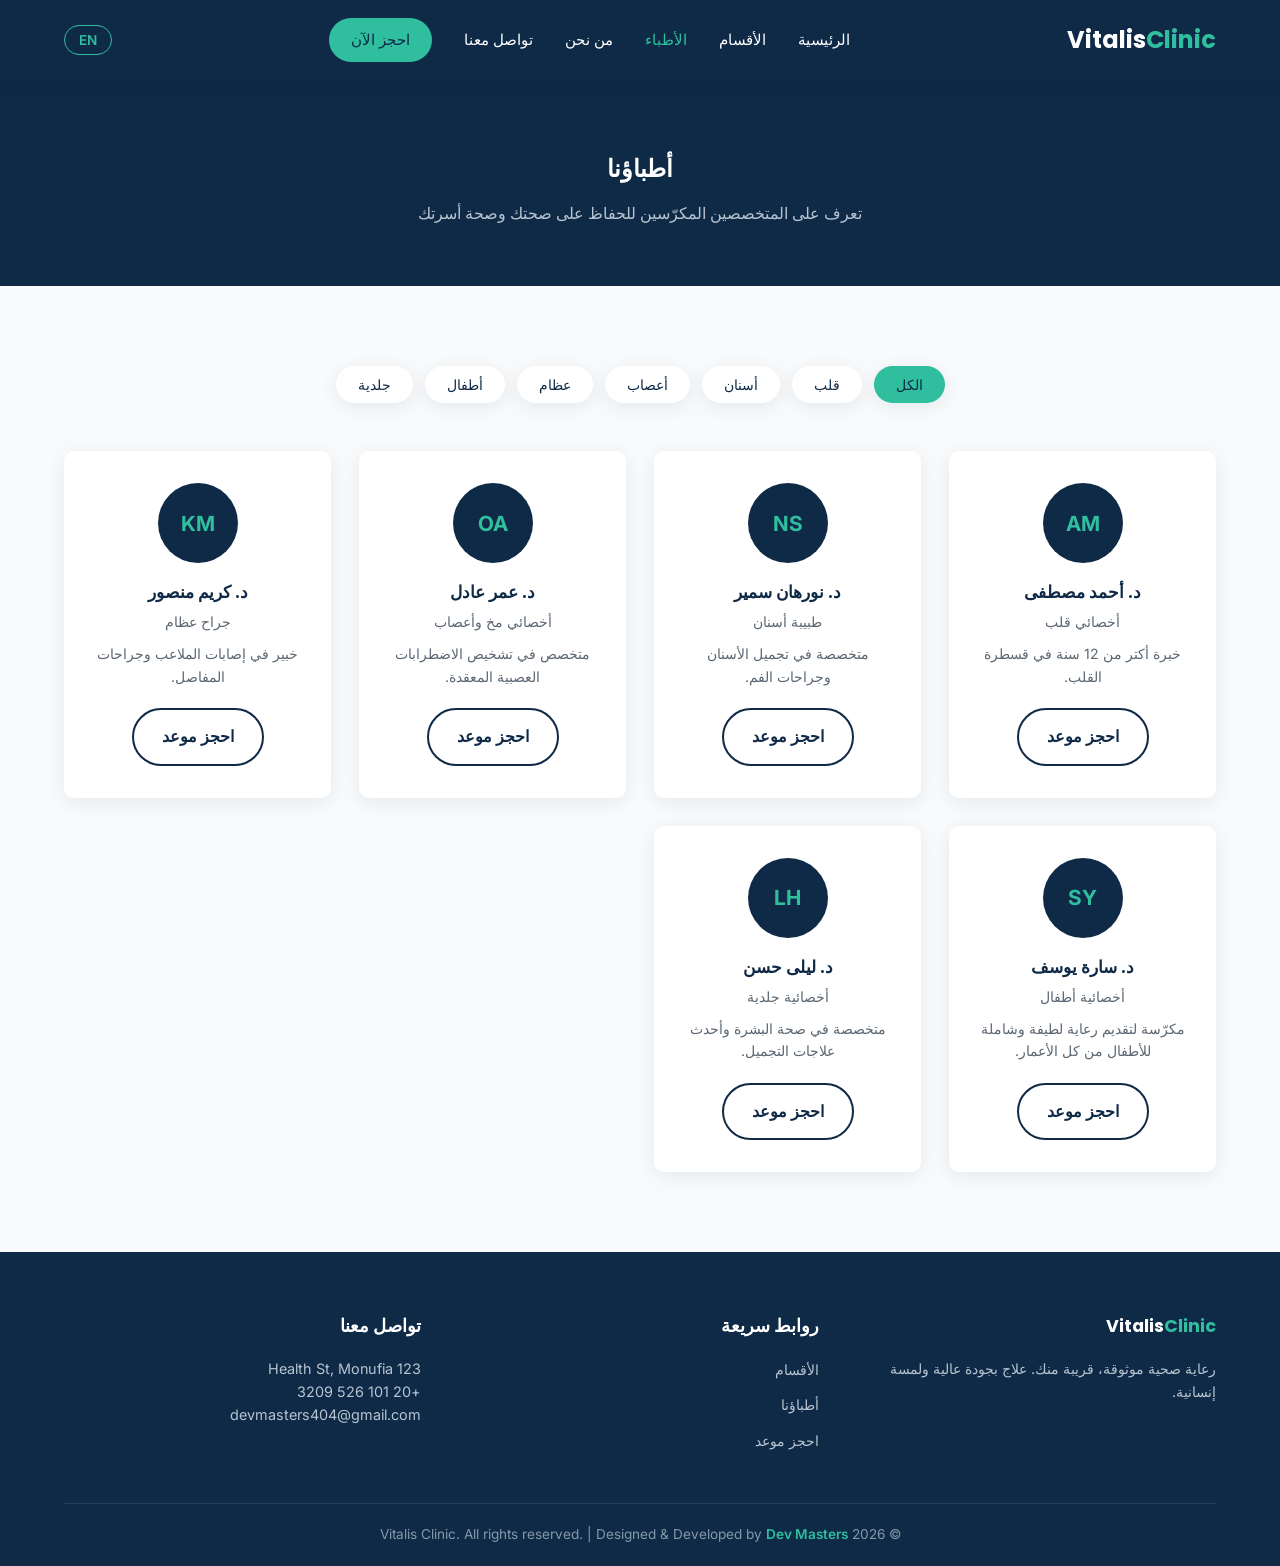
<file: doctors.html>
<!DOCTYPE html>
<html lang="en">
<head>
<meta charset="UTF-8">
<meta name="viewport" content="width=device-width, initial-scale=1.0">
<title>Vitalis Clinic — Doctors</title>
<link rel="stylesheet" href="style.css">
</head>
<body>

<header>
  <div class="container navbar">
    <a href="index.html" class="logo">Vitalis<span>Clinic</span></a>
    <nav class="nav-links" id="navLinks">
      <a href="index.html" data-ar="الرئيسية" data-en="Home">Home</a>
      <a href="departments.html" data-ar="الأقسام" data-en="Departments">Departments</a>
      <a href="doctors.html" class="active" data-ar="الأطباء" data-en="Doctors">Doctors</a>
      <a href="about.html" data-ar="من نحن" data-en="About">About</a>
      <a href="contact.html" data-ar="تواصل معنا" data-en="Contact">Contact</a>
      <a href="booking.html" class="btn-book" data-ar="احجز الآن" data-en="Book Now">Book Now</a>
    </nav>
    <div class="navbar-actions">
      <button class="lang-toggle" id="langToggle" type="button">AR</button>
      <div class="menu-toggle" id="menuToggle">
        <span></span><span></span><span></span>
      </div>
    </div>
  </div>
</header>

<section class="page-banner">
  <div class="container">
    <h1 data-ar="أطباؤنا" data-en="Our Doctors">Our Doctors</h1>
    <p data-ar="تعرف على المتخصصين المكرّسين للحفاظ على صحتك وصحة أسرتك" data-en="Meet the specialists dedicated to keeping you and your family healthy">Meet the specialists dedicated to keeping you and your family healthy</p>
  </div>
</section>

<section class="doctors-full">
  <div class="container">

    <div class="doctor-filter-bar" id="filterBar">
      <button class="filter-btn active" data-filter="all" data-ar="الكل" data-en="All">All</button>
      <button class="filter-btn" data-filter="cardiology" data-ar="قلب" data-en="Cardiology">Cardiology</button>
      <button class="filter-btn" data-filter="dental" data-ar="أسنان" data-en="Dental Care">Dental Care</button>
      <button class="filter-btn" data-filter="neurology" data-ar="أعصاب" data-en="Neurology">Neurology</button>
      <button class="filter-btn" data-filter="orthopedics" data-ar="عظام" data-en="Orthopedics">Orthopedics</button>
      <button class="filter-btn" data-filter="pediatrics" data-ar="أطفال" data-en="Pediatrics">Pediatrics</button>
      <button class="filter-btn" data-filter="dermatology" data-ar="جلدية" data-en="Dermatology">Dermatology</button>
    </div>

    <div class="doctor-full-grid" id="doctorGrid">

      <div class="doctor-full-card" data-department="cardiology">
        <div class="doctor-avatar">AM</div>
        <h3 data-ar="د. أحمد مصطفى" data-en="Dr. Ahmed Mostafa">Dr. Ahmed Mostafa</h3>
        <p class="doctor-role" data-ar="أخصائي قلب" data-en="Cardiologist">Cardiologist</p>
        <p class="doctor-desc" data-ar="خبرة أكتر من 12 سنة في قسطرة القلب." data-en="12+ years of experience in interventional cardiology.">12+ years of experience in interventional cardiology.</p>
        <a href="booking.html?doctor=ahmed-mostafa&dept=cardiology" class="btn-secondary" data-ar="احجز موعد" data-en="Book Appointment">Book Appointment</a>
      </div>

      <div class="doctor-full-card" data-department="dental">
        <div class="doctor-avatar">NS</div>
        <h3 data-ar="د. نورهان سمير" data-en="Dr. Nourhan Samir">Dr. Nourhan Samir</h3>
        <p class="doctor-role" data-ar="طبيبة أسنان" data-en="Dentist">Dentist</p>
        <p class="doctor-desc" data-ar="متخصصة في تجميل الأسنان وجراحات الفم." data-en="Specializes in cosmetic dentistry and oral surgery.">Specializes in cosmetic dentistry and oral surgery.</p>
        <a href="booking.html?doctor=nourhan-samir&dept=dental" class="btn-secondary" data-ar="احجز موعد" data-en="Book Appointment">Book Appointment</a>
      </div>

      <div class="doctor-full-card" data-department="neurology">
        <div class="doctor-avatar">OA</div>
        <h3 data-ar="د. عمر عادل" data-en="Dr. Omar Adel">Dr. Omar Adel</h3>
        <p class="doctor-role" data-ar="أخصائي مخ وأعصاب" data-en="Neurologist">Neurologist</p>
        <p class="doctor-desc" data-ar="متخصص في تشخيص الاضطرابات العصبية المعقدة." data-en="Focused on the diagnosis of complex neurological disorders.">Focused on the diagnosis of complex neurological disorders.</p>
        <a href="booking.html?doctor=omar-adel&dept=neurology" class="btn-secondary" data-ar="احجز موعد" data-en="Book Appointment">Book Appointment</a>
      </div>

      <div class="doctor-full-card" data-department="orthopedics">
        <div class="doctor-avatar">KM</div>
        <h3 data-ar="د. كريم منصور" data-en="Dr. Karim Mansour">Dr. Karim Mansour</h3>
        <p class="doctor-role" data-ar="جراح عظام" data-en="Orthopedic Surgeon">Orthopedic Surgeon</p>
        <p class="doctor-desc" data-ar="خبير في إصابات الملاعب وجراحات المفاصل." data-en="Expert in sports injuries and joint replacement surgery.">Expert in sports injuries and joint replacement surgery.</p>
        <a href="booking.html?doctor=karim-mansour&dept=orthopedics" class="btn-secondary" data-ar="احجز موعد" data-en="Book Appointment">Book Appointment</a>
      </div>

      <div class="doctor-full-card" data-department="pediatrics">
        <div class="doctor-avatar">SY</div>
        <h3 data-ar="د. سارة يوسف" data-en="Dr. Sara Youssef">Dr. Sara Youssef</h3>
        <p class="doctor-role" data-ar="أخصائية أطفال" data-en="Pediatrician">Pediatrician</p>
        <p class="doctor-desc" data-ar="مكرّسة لتقديم رعاية لطيفة وشاملة للأطفال من كل الأعمار." data-en="Dedicated to gentle, thorough care for children of all ages.">Dedicated to gentle, thorough care for children of all ages.</p>
        <a href="booking.html?doctor=sara-youssef&dept=pediatrics" class="btn-secondary" data-ar="احجز موعد" data-en="Book Appointment">Book Appointment</a>
      </div>

      <div class="doctor-full-card" data-department="dermatology">
        <div class="doctor-avatar">LH</div>
        <h3 data-ar="د. ليلى حسن" data-en="Dr. Laila Hassan">Dr. Laila Hassan</h3>
        <p class="doctor-role" data-ar="أخصائية جلدية" data-en="Dermatologist">Dermatologist</p>
        <p class="doctor-desc" data-ar="متخصصة في صحة البشرة وأحدث علاجات التجميل." data-en="Specializes in skin health and advanced cosmetic treatments.">Specializes in skin health and advanced cosmetic treatments.</p>
        <a href="booking.html?doctor=laila-hassan&dept=dermatology" class="btn-secondary" data-ar="احجز موعد" data-en="Book Appointment">Book Appointment</a>
      </div>

    </div>
  </div>
</section>

<footer>
  <div class="container">
    <div class="footer-grid">
      <div class="footer-col">
        <h4>Vitalis<span style="color:var(--teal)">Clinic</span></h4>
        <p data-ar="رعاية صحية موثوقة، قريبة منك. علاج بجودة عالية ولمسة إنسانية." data-en="Trusted healthcare, close to home. Quality treatment with a personal touch.">Trusted healthcare, close to home. Quality treatment with a personal touch.</p>
      </div>
      <div class="footer-col">
        <h4 data-ar="روابط سريعة" data-en="Quick Links">Quick Links</h4>
        <ul>
          <li><a href="departments.html" data-ar="الأقسام" data-en="Departments">Departments</a></li>
          <li><a href="doctors.html" data-ar="أطباؤنا" data-en="Our Doctors">Our Doctors</a></li>
          <li><a href="booking.html" data-ar="احجز موعد" data-en="Book Appointment">Book Appointment</a></li>
        </ul>
      </div>
      <div class="footer-col">
        <h4 data-ar="تواصل معنا" data-en="Contact">Contact</h4>
        <p>123 Health St, Monufia</p>
        <p>+20 101 526 3209</p>
        <p>devmasters404@gmail.com</p>
      </div>
    </div>
    <div class="footer-bottom">
      &copy; 2026 Vitalis Clinic. All rights reserved. |
      Designed &amp; Developed by <a href="https://dev-masters404.github.io/Dev-Masters-Protfolio/" target="_blank">Dev Masters</a>
    </div>
  </div>
</footer>

<script src="script.js"></script>
</body>
</html>
</file>
<file: style.css>
@import url('https://fonts.googleapis.com/css2?family=Poppins:wght@500;600;700&family=Inter:wght@400;500;600&display=swap');

:root {
  --navy: #0F2A47;
  --navy-light: #1B3A5C;
  --bg: #F8FAFB;
  --teal: #2FBF9F;
  --teal-dark: #24A88A;
  --text-dark: #1B2430;
  --text-muted: #5C6773;
  --white: #FFFFFF;
  --radius: 10px;
  --shadow: 0 4px 20px rgba(15, 42, 71, 0.08);
}

* { margin: 0; padding: 0; box-sizing: border-box; }

body {
  font-family: 'Inter', sans-serif;
  background: var(--bg);
  color: var(--text-dark);
  line-height: 1.6;
}

h1, h2, h3, h4 {
  font-family: 'Poppins', sans-serif;
  color: var(--navy);
}

a { text-decoration: none; color: inherit; }
ul { list-style: none; }
img { max-width: 100%; display: block; }
button { font-family: 'Inter', sans-serif; cursor: pointer; border: none; background: none; }

.container {
  width: 90%;
  max-width: 1200px;
  margin: 0 auto;
}

/* ===== Header ===== */
header {
  background: var(--navy);
  position: sticky;
  top: 0;
  z-index: 100;
  box-shadow: var(--shadow);
}

.navbar {
  display: flex;
  justify-content: space-between;
  align-items: center;
  padding: 18px 0;
}

.logo {
  font-family: 'Poppins', sans-serif;
  font-size: 1.5rem;
  font-weight: 700;
  color: var(--white);
}

.logo span { color: var(--teal); }

.nav-links {
  display: flex;
  align-items: center;
  gap: 32px;
}

.nav-links a {
  color: var(--white);
  font-weight: 500;
  font-size: 0.95rem;
  transition: color 0.2s;
}

.nav-links a:hover,
.nav-links a.active {
  color: var(--teal);
}

.btn-book {
  background: var(--teal);
  color: var(--navy) !important;
  padding: 10px 22px;
  border-radius: 30px;
  font-weight: 600;
}

.btn-book:hover { background: var(--teal-dark); }
.btn-book.active { background: var(--teal-dark); }

.menu-toggle {
  display: none;
  flex-direction: column;
  gap: 5px;
  cursor: pointer;
}

.menu-toggle span {
  width: 26px;
  height: 3px;
  background: var(--white);
  border-radius: 2px;
}

@media (max-width: 768px) {
  .nav-links {
    position: absolute;
    top: 100%;
    left: 0;
    width: 100%;
    background: var(--navy);
    flex-direction: column;
    padding: 20px 0;
    gap: 20px;
    display: none;
  }
  .nav-links.show { display: flex; }
  .menu-toggle { display: flex; }
}

/* ===== Hero (index) ===== */
.hero { padding: 100px 0 80px; }

.hero-grid {
  display: grid;
  grid-template-columns: 1.1fr 0.9fr;
  align-items: center;
  gap: 40px;
}

.hero-content h1 {
  font-size: 2.8rem;
  line-height: 1.25;
  margin-bottom: 20px;
}

.hero-content h1 span { color: var(--teal); }

.hero-content p {
  color: var(--text-muted);
  font-size: 1.05rem;
  margin-bottom: 32px;
  max-width: 480px;
}

.hero-buttons { display: flex; gap: 16px; flex-wrap: wrap; }

.btn-primary {
  background: var(--teal);
  color: var(--navy);
  padding: 14px 28px;
  border-radius: 30px;
  font-weight: 600;
  transition: background 0.2s;
  display: inline-block;
  text-align: center;
}

.btn-primary:hover { background: var(--teal-dark); }

.btn-secondary {
  background: transparent;
  color: var(--navy);
  padding: 14px 28px;
  border-radius: 30px;
  font-weight: 600;
  border: 2px solid var(--navy);
  transition: all 0.2s;
  display: inline-block;
  text-align: center;
}

.btn-secondary:hover { background: var(--navy); color: var(--white); }

.hero-placeholder {
  background: var(--navy);
  color: var(--white);
  font-size: 6rem;
  aspect-ratio: 1;
  border-radius: 24px;
  display: flex;
  align-items: center;
  justify-content: center;
  box-shadow: var(--shadow);
}

@media (max-width: 768px) {
  .hero-grid { grid-template-columns: 1fr; text-align: center; }
  .hero-content p { margin-inline: auto; }
  .hero-buttons { justify-content: center; }
  .hero-content h1 { font-size: 2.1rem; }
}

/* ===== Section Titles (shared) ===== */
.section-title { text-align: center; font-size: 2rem; margin-bottom: 10px; }
.section-subtitle {
  text-align: center;
  color: var(--text-muted);
  margin-bottom: 48px;
}

/* ===== Why Us (index) ===== */
.why-us { padding: 80px 0; }

.why-grid {
  display: grid;
  grid-template-columns: repeat(auto-fit, minmax(220px, 1fr));
  gap: 28px;
}

.why-card {
  background: var(--white);
  padding: 32px 24px;
  border-radius: var(--radius);
  box-shadow: var(--shadow);
  text-align: center;
  transition: transform 0.2s;
}

.why-card:hover { transform: translateY(-6px); }
.why-icon { font-size: 2.2rem; margin-bottom: 16px; }
.why-card h3 { font-size: 1.1rem; margin-bottom: 10px; }
.why-card p { color: var(--text-muted); font-size: 0.92rem; }

/* ===== Departments Preview (index) ===== */
.departments-preview { padding: 80px 0; background: var(--white); }

.dept-grid {
  display: grid;
  grid-template-columns: repeat(auto-fit, minmax(160px, 1fr));
  gap: 20px;
}

.dept-card {
  background: var(--bg);
  padding: 28px 16px;
  border-radius: var(--radius);
  text-align: center;
  transition: all 0.2s;
  border: 1px solid transparent;
}

.dept-card:hover {
  border-color: var(--teal);
  transform: translateY(-4px);
}

.dept-icon { font-size: 2rem; margin-bottom: 12px; }
.dept-card h3 { font-size: 1rem; }

/* ===== Doctors Preview (index) ===== */
.doctors-preview { padding: 80px 0; }

.doctor-grid {
  display: grid;
  grid-template-columns: repeat(auto-fit, minmax(220px, 1fr));
  gap: 28px;
  margin-bottom: 40px;
}

.doctor-card {
  background: var(--white);
  padding: 32px 20px;
  border-radius: var(--radius);
  box-shadow: var(--shadow);
  text-align: center;
}

.doctor-avatar {
  width: 80px;
  height: 80px;
  border-radius: 50%;
  background: var(--navy);
  color: var(--teal);
  font-weight: 700;
  font-size: 1.3rem;
  display: flex;
  align-items: center;
  justify-content: center;
  margin: 0 auto 16px;
}

.doctor-card h3 { font-size: 1.05rem; margin-bottom: 4px; }
.doctor-role { color: var(--text-muted); font-size: 0.9rem; }
.see-all-wrap { text-align: center; }

/* ===== CTA Banner (shared) ===== */
.cta-banner {
  background: var(--navy);
  padding: 70px 0;
}

.cta-content { text-align: center; }
.cta-content h2 { color: var(--white); margin-bottom: 12px; }
.cta-content p { color: #B8C4D0; margin-bottom: 28px; }

.btn-book-lg {
  background: var(--teal);
  color: var(--navy);
  padding: 16px 36px;
  border-radius: 30px;
  font-weight: 700;
  display: inline-block;
  transition: background 0.2s;
  text-align: center;
  border: none;
  font-size: 1rem;
}

.btn-book-lg:hover { background: var(--teal-dark); }
.btn-book-lg.full-width { display: block; width: 100%; }

/* ===== Page Banner (inner pages) ===== */
.page-banner {
  background: var(--navy);
  padding: 70px 0 60px;
  text-align: center;
}

.page-banner h1 { color: var(--white); margin-bottom: 12px; }
.page-banner p { color: #B8C4D0; max-width: 560px; margin: 0 auto; }

/* ===== Departments Full Page ===== */
.departments-full { padding: 80px 0; }

.dept-full-grid {
  display: grid;
  grid-template-columns: repeat(auto-fit, minmax(260px, 1fr));
  gap: 28px;
}

.dept-full-card {
  background: var(--white);
  padding: 36px 28px;
  border-radius: var(--radius);
  box-shadow: var(--shadow);
  transition: transform 0.2s;
}

.dept-full-card:hover { transform: translateY(-6px); }
.dept-full-card h3 { margin-bottom: 12px; }
.dept-full-card p {
  color: var(--text-muted);
  font-size: 0.92rem;
  margin-bottom: 20px;
}

.dept-link {
  color: var(--teal);
  font-weight: 600;
  font-size: 0.92rem;
}

/* ===== Doctors Full Page ===== */
.doctors-full { padding: 80px 0; }

.doctor-filter-bar {
  display: flex;
  flex-wrap: wrap;
  justify-content: center;
  gap: 12px;
  margin-bottom: 48px;
}

.filter-btn {
  padding: 10px 22px;
  border-radius: 30px;
  background: var(--white);
  color: var(--navy);
  font-weight: 500;
  font-size: 0.9rem;
  box-shadow: var(--shadow);
  transition: all 0.2s;
}

.filter-btn:hover { background: var(--navy); color: var(--white); }
.filter-btn.active { background: var(--teal); color: var(--navy); }

.doctor-full-grid {
  display: grid;
  grid-template-columns: repeat(auto-fit, minmax(240px, 1fr));
  gap: 28px;
}

.doctor-full-card {
  background: var(--white);
  padding: 32px 24px;
  border-radius: var(--radius);
  box-shadow: var(--shadow);
  text-align: center;
}

.doctor-full-card h3 { font-size: 1.05rem; margin-bottom: 4px; }
.doctor-desc {
  color: var(--text-muted);
  font-size: 0.88rem;
  margin: 10px 0 20px;
}

/* ===== Booking Page ===== */
.booking-section { padding: 60px 0 100px; }

.booking-form {
  max-width: 640px;
  margin: 0 auto;
  background: var(--white);
  padding: 40px;
  border-radius: var(--radius);
  box-shadow: var(--shadow);
}

.form-group { margin-bottom: 22px; }

.form-row {
  display: grid;
  grid-template-columns: 1fr 1fr;
  gap: 16px;
}

.form-group label {
  display: block;
  font-weight: 600;
  font-size: 0.9rem;
  margin-bottom: 8px;
  color: var(--navy);
}

.form-group select,
.form-group input,
.form-group textarea {
  width: 100%;
  padding: 12px 14px;
  border: 1px solid #D8E0E6;
  border-radius: 8px;
  font-family: 'Inter', sans-serif;
  font-size: 0.95rem;
  color: var(--text-dark);
  background: var(--bg);
}

.form-group select:focus,
.form-group input:focus,
.form-group textarea:focus {
  outline: none;
  border-color: var(--teal);
}

.form-group select:disabled { opacity: 0.6; }

.time-slots-grid {
  display: grid;
  grid-template-columns: repeat(auto-fit, minmax(100px, 1fr));
  gap: 10px;
}

.time-slot {
  padding: 10px;
  border: 1px solid #D8E0E6;
  border-radius: 8px;
  background: var(--bg);
  font-size: 0.88rem;
  transition: all 0.2s;
}

.time-slot:hover { border-color: var(--teal); }
.time-slot.selected { background: var(--teal); color: var(--navy); border-color: var(--teal); font-weight: 600; }

.full-width { width: 100%; margin-top: 10px; }

.booking-confirmation {
  max-width: 640px;
  margin: 0 auto;
  background: var(--white);
  padding: 40px;
  border-radius: var(--radius);
  box-shadow: var(--shadow);
  text-align: center;
}

.booking-confirmation h3 { margin-bottom: 14px; }
.booking-confirmation p { color: var(--text-muted); margin-bottom: 8px; }
.confirmation-note { font-size: 0.85rem; font-style: italic; }

@media (max-width: 600px) {
  .form-row { grid-template-columns: 1fr; }
  .booking-form, .booking-confirmation { padding: 28px 20px; }
}

/* ===== About Page ===== */
.about-section { padding: 80px 0; }

.about-grid {
  display: grid;
  grid-template-columns: 1fr 1fr;
  gap: 48px;
  align-items: center;
}

.about-text h2 { margin-bottom: 20px; }
.about-text p { color: var(--text-muted); margin-bottom: 16px; }

.stats-section {
  background: var(--navy);
  padding: 60px 0;
}

.stats-grid {
  display: grid;
  grid-template-columns: repeat(auto-fit, minmax(140px, 1fr));
  gap: 24px;
  text-align: center;
}

.stat-item h3 { color: var(--teal); font-size: 2.2rem; margin-bottom: 6px; }
.stat-item p { color: #B8C4D0; font-size: 0.9rem; }

.values-section { padding: 80px 0; }

.values-grid {
  display: grid;
  grid-template-columns: repeat(auto-fit, minmax(220px, 1fr));
  gap: 28px;
}

.value-card {
  background: var(--white);
  padding: 32px 24px;
  border-radius: var(--radius);
  box-shadow: var(--shadow);
  text-align: center;
}

.value-card h3 { font-size: 1.1rem; margin: 12px 0 10px; }
.value-card p { color: var(--text-muted); font-size: 0.92rem; }

@media (max-width: 768px) {
  .about-grid { grid-template-columns: 1fr; text-align: center; }
}

/* ===== Contact Page ===== */
.contact-section { padding: 80px 0 100px; }

.contact-info-grid {
  display: grid;
  grid-template-columns: repeat(auto-fit, minmax(200px, 1fr));
  gap: 24px;
  margin-bottom: 60px;
}

.contact-info-card {
  background: var(--white);
  padding: 28px;
  border-radius: var(--radius);
  box-shadow: var(--shadow);
  text-align: center;
}

.contact-info-card h3 { font-size: 1.05rem; margin: 10px 0 8px; }
.contact-info-card p { color: var(--text-muted); font-size: 0.9rem; }

.contact-grid {
  display: grid;
  grid-template-columns: 1fr 1fr;
  gap: 40px;
}

.contact-form {
  background: var(--white);
  padding: 36px;
  border-radius: var(--radius);
  box-shadow: var(--shadow);
}

.contact-form textarea { resize: vertical; }

.form-success {
  color: var(--teal-dark);
  font-weight: 600;
  margin-top: 16px;
  text-align: center;
}

.map-placeholder {
  background: var(--white);
  border-radius: var(--radius);
  box-shadow: var(--shadow);
  display: flex;
  align-items: center;
  justify-content: center;
  min-height: 320px;
  color: var(--text-muted);
  font-size: 1.1rem;
}

@media (max-width: 768px) {
  .contact-grid { grid-template-columns: 1fr; }
}

/* ===== Footer (shared) ===== */
footer {
  background: var(--navy);
  color: var(--white);
  padding: 60px 0 20px;
}

.footer-grid {
  display: grid;
  grid-template-columns: repeat(auto-fit, minmax(220px, 1fr));
  gap: 40px;
  margin-bottom: 40px;
}

.footer-col h4 {
  color: var(--white);
  margin-bottom: 16px;
  font-size: 1.1rem;
}

.footer-col p,
.footer-col a {
  color: #B8C4D0;
  font-size: 0.9rem;
}

.footer-col ul li { margin-bottom: 10px; }
.footer-col a:hover { color: var(--teal); }

.footer-bottom {
  border-top: 1px solid rgba(255, 255, 255, 0.1);
  padding-top: 20px;
  text-align: center;
  font-size: 0.85rem;
  color: #8598A8;
}

.footer-bottom a { color: var(--teal); font-weight: 600; }
.logo-icon{
    width: 100%;
    height: 100%;
    border-radius: 20px;
}
.navbar-actions {
  display: flex;
  align-items: center;
  gap: 14px;
}

.lang-toggle {
  background: transparent;
  border: 1.5px solid var(--teal, #0d9488);
  color: var(--teal, #0d9488);
  padding: 6px 14px;
  border-radius: 20px;
  font-size: 0.85rem;
  font-weight: 600;
  cursor: pointer;
  transition: background 0.3s ease, color 0.3s ease;
}

.lang-toggle:hover {
  background: var(--teal, #0d9488);
  color: #fff;
}
</file>
